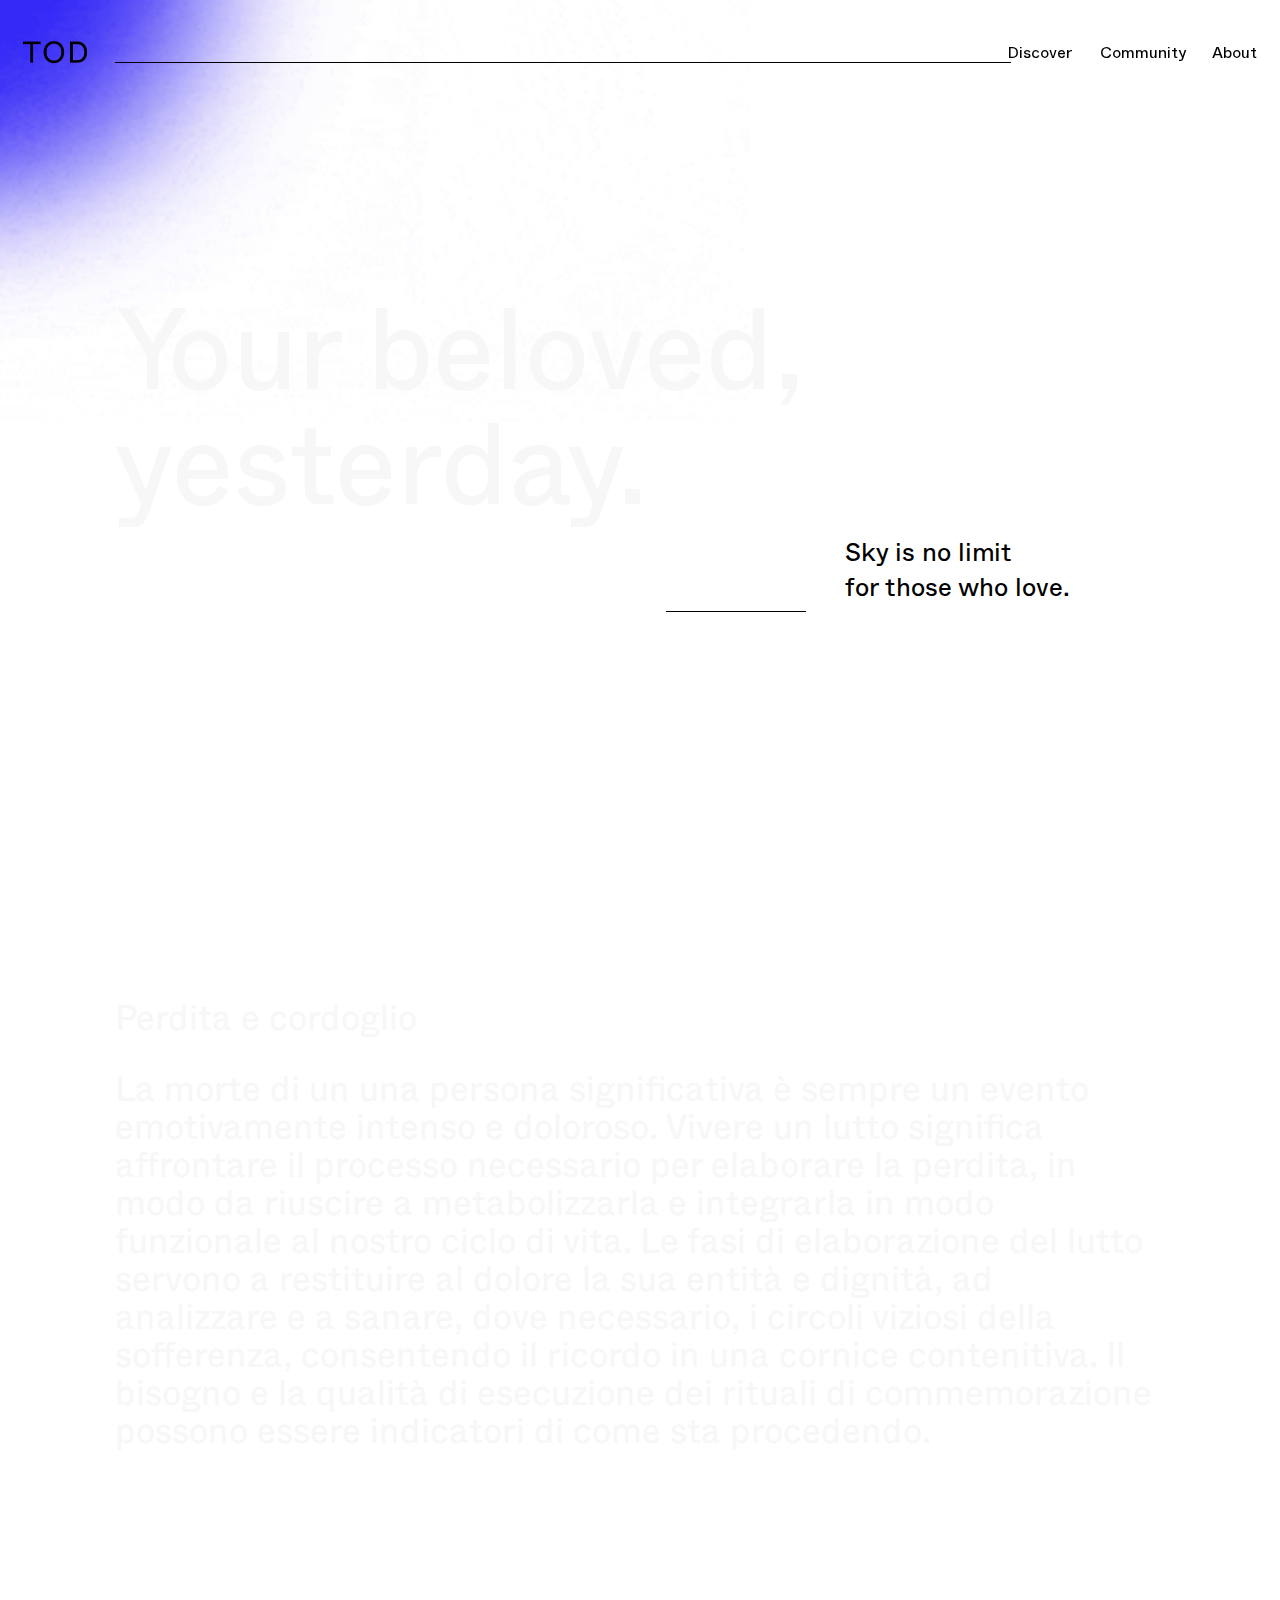
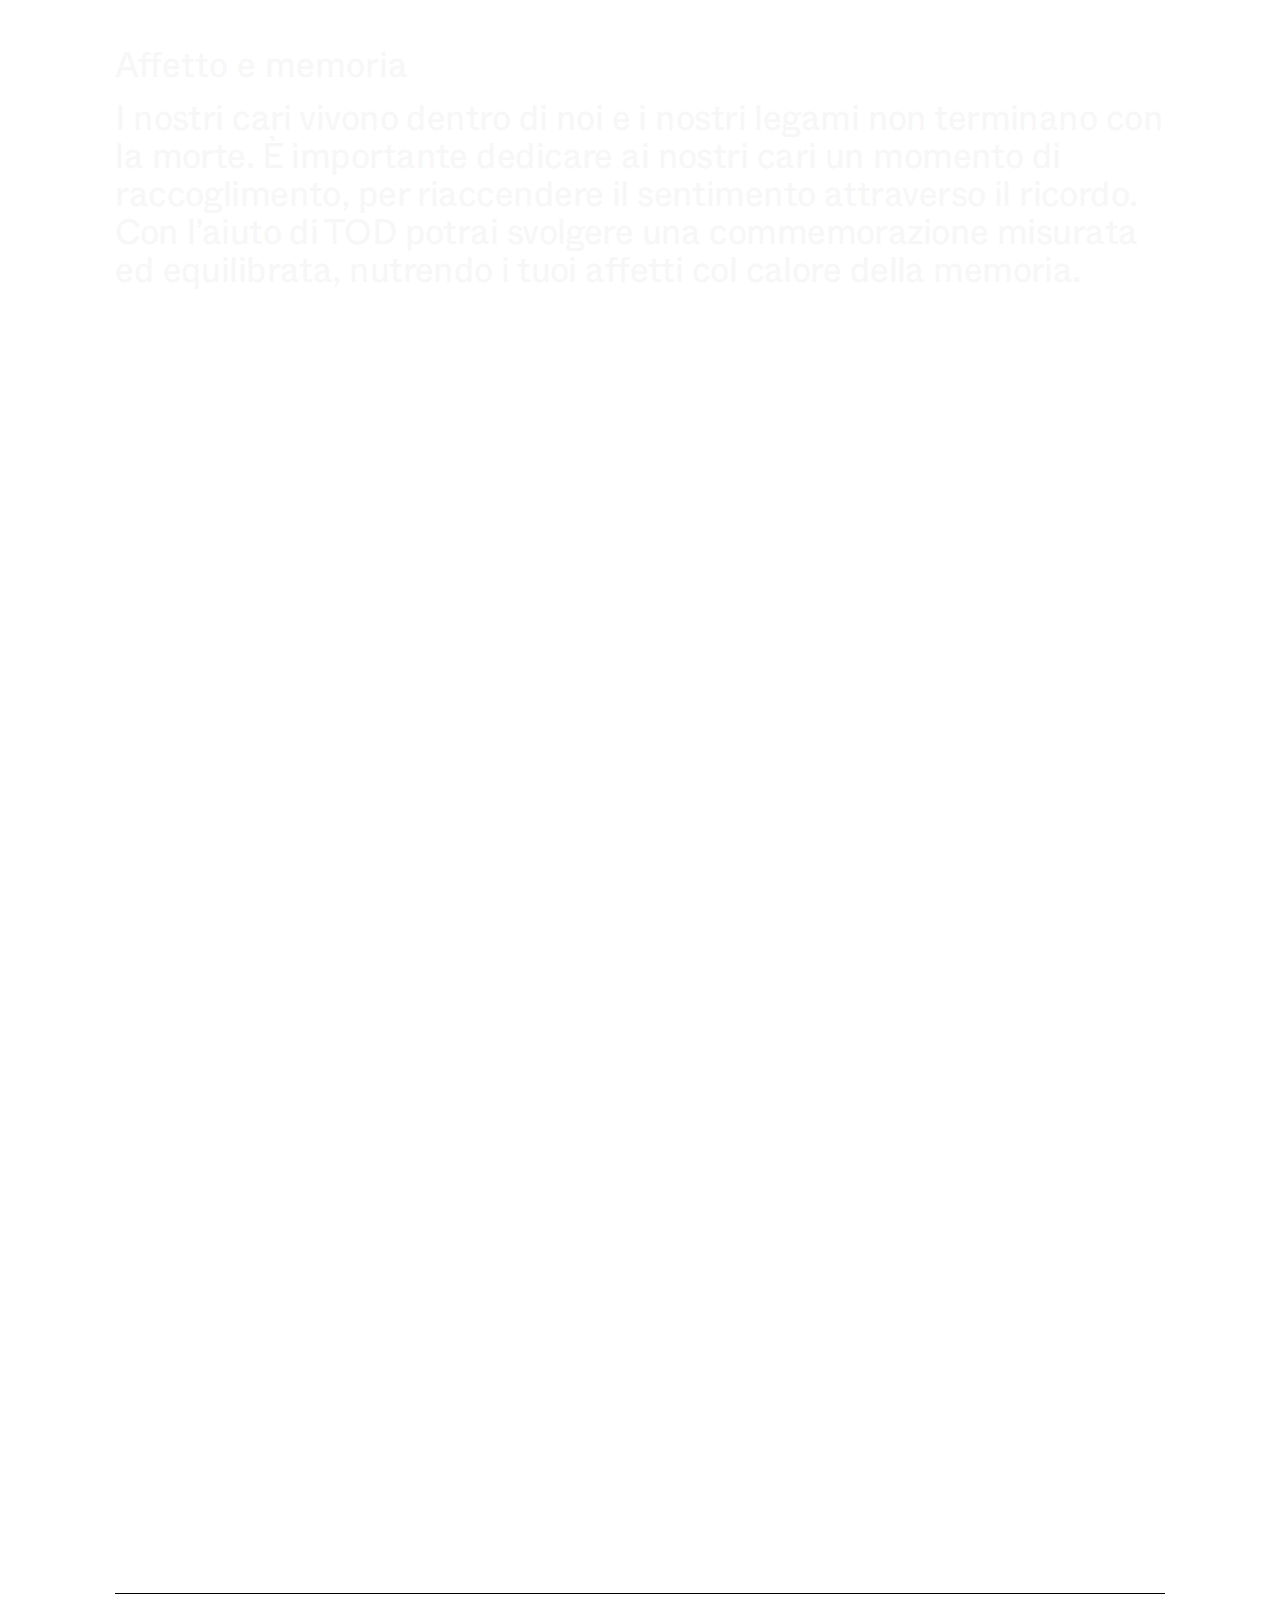
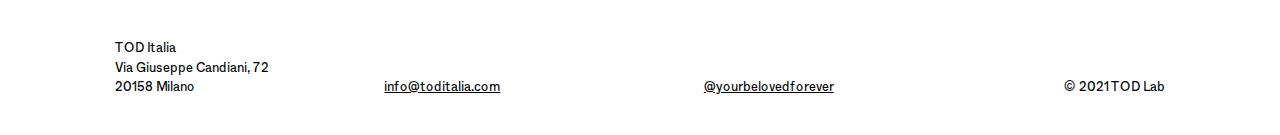
<file: index.html>
<!DOCTYPE html>
<html>
  <head>
    <meta charset="utf-8">

<!-- DESKTOP -->
    <link rel="stylesheet" type="text/css" href="assets/css/home-style.css" media="screen and (min-width: 991px)" data-skrollr-stylesheet />
    <link rel="stylesheet" type="text/css" href="assets/css/common-style.css" media="screen and (min-width: 991px)" data-skrollr-stylesheet />

<!-- MOBILE PORTRAIT -->
    <link rel='stylesheet' type='text/css' href='assets/css/mobile-portrait/home-mp.css' media="screen and (orientation:portrait) and (max-width:991px)">
    <link rel='stylesheet' type='text/css' href='assets/css/mobile-portrait/common-mp.css' media="screen and (orientation:portrait) and (max-width:991px)">

<!-- MOBILE LANDSCAPE -->
    <link rel='stylesheet' type='text/css' href='assets/css/home-style.css' media="screen and (orientation:landscape) and (max-width:991px)" data-skrollr-stylesheet>
    <link rel='stylesheet' type='text/css' href='assets/css/common-style.css' media="screen and (orientation:landscape) and (max-width:991px)" data-skrollr-stylesheet>


    <meta name="viewport" width=device-width, initial-scale=1.0, maximum-scale=1.0, user-scalable=0>


    <script src="assets/js/p5.min.js"></script>
    <script src="assets/js/footer.js"></script>
    <script src="assets/js/home-animated.js"></script>
    <script src="assets/js/home-mobile.js"></script>
    <script src="https://code.jquery.com/jquery-1.11.0.min.js"></script>


    <title>TOD</title>
    <link rel = "icon" href ="assets/img/icon.png" type = "image/x-iscon">
  </head>

<body onload="footerPosition()">

<!-- HEADER -->
<div id = "header">
<a href="index.html"><img src="assets/img/header/logo.png" id="logo" alt="TOD"></a>
<img src="assets/img/header/menu-mobile.png" id="menu-mobile" alt="Menu" onclick="menuMobile()">
<hr id="headerline" style="position: fixed; height: 1px; border-style: none; background-color: black">
</div>

<div id="menu">
<div id="headerbtns">
<a href="index.html" class="headerbtn" id="home-mobile">Home</a>
<a href="discover.html" class="headerbtn" id="discover">Discover</a>
<a href="community.html" class="headerbtn" id="community">Community</a>
<a href="community-mobile.html" class="headerbtn" id="community-mobile">Community</a>
<a href="about.html" class="headerbtn" id="about">About</a>
</div>

<div id="mobile-footer">
<a href="https://www.instagram.com/yourbelovedforever/" id="insta"><img src="assets/img/mobile/insta.png" class="footerlink"></a>
<a href="https://vimeo.com/user132501622" id="vimeo"><img src="assets/img/mobile/vimeo.png" class="footerlink"> </a>
  <div id="foot1" class="foot">TOD Italia, Via Giuseppe Candiani, 72, 20158 Milano</div>
  <div id="foot2" class="foot">© 2021 TOD Lab</div>
</div>
</div>

<!-- CLAIM -->
<div class="claim" id="claim">
  <div id="claim1">Your beloved, <br>yesterday.</div>
  <hr id="claimline" style="position: absolute; height: 1px; border-style: none; background-color: black">
  <div id="claim2"> Sky is no limit<br>for those who love.</div>
</div>

<div id="claim-mobile"> <!-- MOBILE -->
  <div id="claim1-mobile">Your<br>beloved,<br>forever.</div>
  <div id="claim2-mobile">Sky is no limit for those who love.</div>
</div>

<!-- PARAGRAFI -->
<div id ="paragraphs">
<div id="perdita">
<div class="paragraph-title">Perdita e cordoglio</div><br>
<div class="paragraph">La morte di un una persona significativa è sempre un evento emotivamente intenso e doloroso.
Vivere un lutto significa affrontare il processo necessario per elaborare la perdita, in modo da riuscire
a metabolizzarla e integrarla in modo funzionale al nostro ciclo
di vita. Le fasi di elaborazione del lutto servono a restituire al dolore
la sua entità e dignità, ad analizzare e a sanare, dove necessario,
i circoli viziosi della sofferenza, consentendo il ricordo in una cornice
contenitiva. Il bisogno e la qualità di esecuzione dei rituali di commemorazione possono essere indicatori di come sta procedendo. </div>
</div>

<div id="affetto">
<div class="paragraph-title">Affetto e memoria</div>
<div class="paragraph" style="letter-spacing: -0.035rem">I nostri cari vivono dentro di noi e i nostri legami
non terminano con la morte. È importante dedicare
ai nostri cari un momento di raccoglimento,
per riaccendere il sentimento attraverso il ricordo.
Con l’aiuto di TOD potrai svolgere una commemorazione
misurata ed equilibrata, nutrendo i tuoi affetti
col calore della memoria.</div>
</div>
</div>

<img id="mobile-bookmarks" src="assets/img/mobile/home-bookmarks1.png" style="position: fixed; bottom: 7vh; left: 45vw; width: 10vw; opacity: 0.7">


<!-- VIDEO -->
<div id=video>
<iframe id="myVideo" src="https://player.vimeo.com/video/507009021" frameborder="0" allow="autoplay; fullscreen" allowfullscreen></iframe>
</div>

<!-- FOOTER -->
<div id="footer">
<hr id="footerline" style="position: absolute; height: 1px; border-style: none; background-color: black">
<div id="foot1" class="foot">TOD Italia<br>Via Giuseppe Candiani, 72<br>20158 Milano</div>
<div id="foot2" class="foot"><a href="mailto:abc@example.com" class="footerlink">info@toditalia.com</a></div>
<div id="foot3" class="foot"><a href="https://www.instagram.com/yourbelovedforever/" class="footerlink">@yourbelovedforever</a></div>
<div id="foot4" class="foot">© 2021 TOD Lab</div>
</div>

<!-- BLOB -->
<div class="blobdiv" id="blobdiv">
   <img src="assets/img/blob.gif" id="blob">
</div>

<!-- MOBILE BLOB -->
<img src="assets/img/blob.gif" id="blob-mobile">



<!-- SKROLL -->
	<script src="assets/js/skrollr.stylesheets.min.js" type="text/javascript"></script>
  <script type="text/javascript" src="assets/js/skrollr.min.js"></script>
	<script type="text/javascript">
	var s = skrollr.init();
	</script>




<!-- SHOW BLOB MOBILE -->
<script>
// MENU MOBILE
let open = false;

function menuMobile() {

if (open == false) {
    document.getElementById("menu").style.animation = "show-menu 1s 1";
    document.getElementById("menu").style.animationFillMode = "forwards";
    open = true;
}

else if (open == true) {
    document.getElementById("menu").style.animation = "hide-menu 1s 1";
    document.getElementById("menu").style.animationFillMode = "forwards";
    open = false;
}
}

// let first = false;
// let second = false;


// HOME MOBILE
// window.onclick = function homeMobile(event) {
// if (window.innerWidth < window.innerHeight) {
//   if (first==false && second==false) {
//   document.getElementById("claim-mobile").style.display = "none";
//   document.getElementById("perdita").style.display = "block";
//   first = true;
//   second = false;
//   }
//
//   if (first==true && second==false) {
//   document.getElementById("perdita").style.display = "none";
//   document.getElementById("affetto").style.display = "block";
//   first = false;
//   second = true;
//   }
//
//
//   if (second==true && first==false) {
//   document.getElementById("perdita").style.display = "none";
//   document.getElementById("claim-mobile").style.display = "block";
//   first = false;
//   second = false;
//   }
// }
// }

</script>

</body>
</html>
</file>
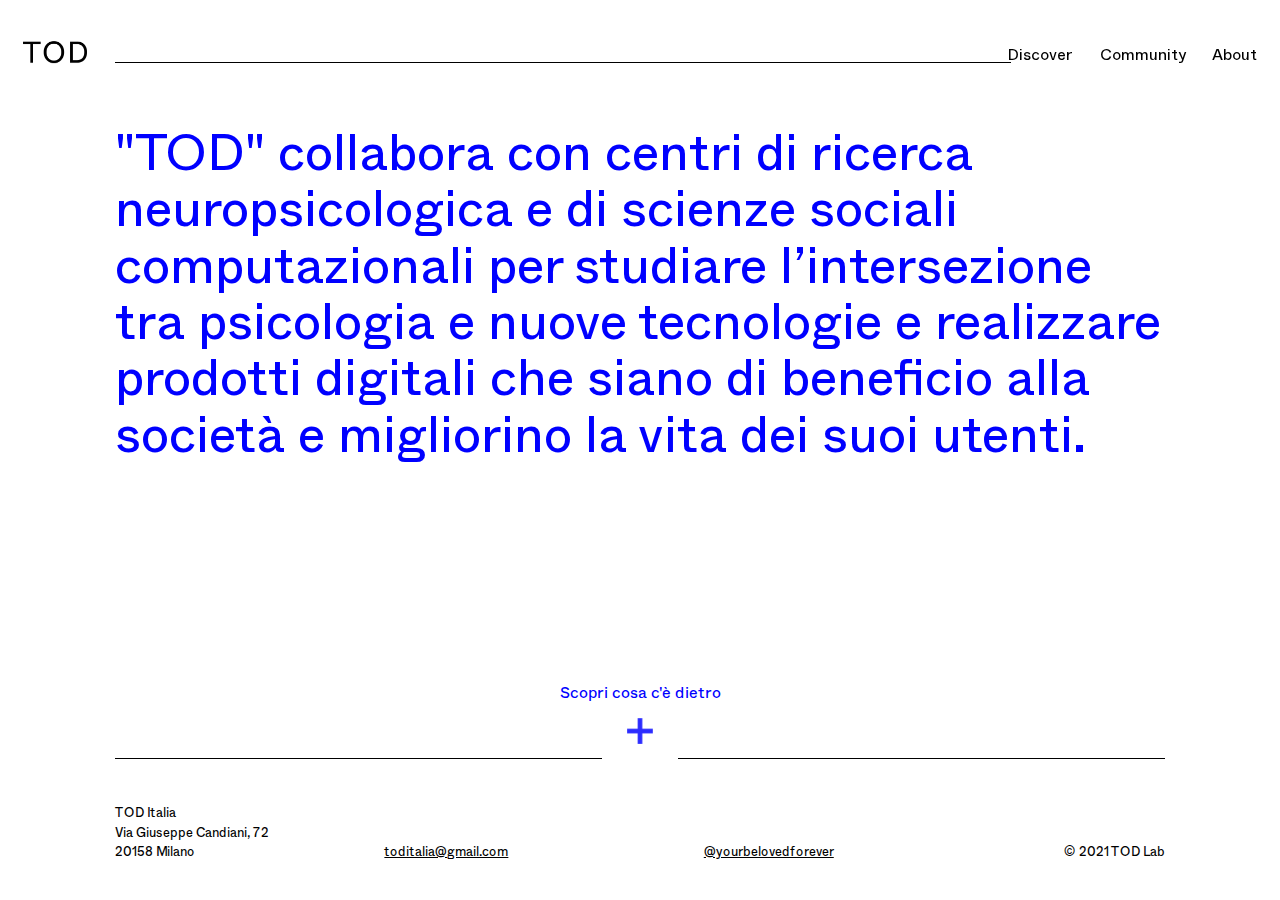
<file: about.html>
<!DOCTYPE html>
<html>
  <head>
    <meta charset="utf-8">
    <!-- DESKTOP -->
        <link  id="style" rel="stylesheet" type="text/css" href="assets/css/about/about1.css" media="screen and (min-width: 991px)" />
        <link rel="stylesheet" type="text/css" href="assets/css/about/about-common.css" media="screen and (min-width: 991px)" />

    <!-- MOBILE PORTRAIT -->
        <link id="style-mobile" rel="stylesheet" type="text/css" href="assets/css/mobile-portrait/about/about1-mp.css" media="screen and (orientation:portrait) and (max-width:991px)">
        <link rel='stylesheet' type='text/css' href='assets/css/mobile-portrait/about/about-common-mp.css' media="screen and (orientation:portrait) and (max-width:991px)">

    <!-- MOBILE LANDSCAPE -->
        <link id="style" rel="stylesheet" type="text/css" href="assets/css/about/about1.css" media="screen and (orientation:landscape) and (max-width:991px)">
        <link rel='stylesheet' type='text/css' href="assets/css/about/about-common.css" media="screen and (orientation:landscape) and (max-width:991px)">



    <meta name="viewport" content="width=device-width, initial-scale=1.0">

    <script src="assets/js/p5.min.js"></script>
    <script src="https://code.jquery.com/jquery-1.11.0.min.js"></script>
    <script src="assets/js/footer2.js"></script>


    <title>TOD: About</title>
    <link rel = "icon" href ="../assets/img/icon.png" type = "image/x-icon">
  </head>

<body>
  <!-- HEADER -->
  <div id = "header">
  <a href="index.html"><img src="assets/img/header/logo.png" id="logo" alt="TOD"></a>
  <img src="assets/img/header/menu-mobile.png" id="menu-mobile" alt="Menu" onclick="menuMobile()">
  <hr id="headerline" style="position: fixed; height: 1px; border-style: none; background-color: black">
  </div>

  <div id="menu">
  <div id="headerbtns">
  <a href="index.html" class="headerbtn" id="home-mobile">Home</a>
  <a href="discover.html" class="headerbtn" id="discover">Discover</a>
  <a href="community.html" class="headerbtn" id="community">Community</a>
  <a href="community-mobile.html" class="headerbtn" id="community-mobile">Community</a>
  <a href="about.html" class="headerbtn" id="about">About</a>
  </div>

  <div id="mobile-footer">
  <a href="https://www.instagram.com/yourbelovedforever/" id="insta"><img src="assets/img/mobile/insta.png" class="footerlink"></a>
  <a href="https://vimeo.com/user132501622" id="vimeo"><img src="assets/img/mobile/vimeo.png" class="footerlink"> </a>
    <div id="foot1" class="foot">TOD Italia, Via Giuseppe Candiani, 72, 20158 Milano</div>
    <div id="foot2" class="foot">© 2021 TOD Lab</div>
  </div>
  </div>

<!-- ABOUT CONTENT -->
<div id="about-text">"TOD" collabora con centri di ricerca neuropsicologica e di scienze sociali computazionali per studiare l’intersezione tra
psicologia e nuove tecnologie e realizzare prodotti digitali che siano di beneficio alla società e migliorino la vita dei suoi utenti.</div>


<!-- CREDITS CONTENT -->
<div id="credits-container">

<div id="credits-text">
  <div id="credits-paragraph">TOD" è un progetto di design speculativo elaborato per il Laboratorio di Sintesi Finale C1 di Design della Comunicazione al Politecnico di Milano.</div>
  <div id="credits-names-block">
    <div class="credits-names" id="studs">TEAM<br>
  <a href="mailto:giovanni.bonassi99@gmail.com" id="studs-links">Giovanni Bonassi</a><br>
  <a href="mailto:martinabracchi.mb@gmail.com" id="studs-links">Martina Bracchi</a><br>
  <a href="mailto:silcasavola@gmail.com" id="studs-links">Silvia Casavola</a><br>
  <a href="mailto:don.ren99@gmail.com" id="studs-links">Donato Renzulli</a><br>
  <a href="mailto:tom.straga@gmail.com" id="studs-links">Tommaso Stragà</a><br>
  <a href="mailto:matteo.visini.99@gmail.com" id="studs-links">Matteo Visini</a>
</div>
<div class="credits-names" id="profs">PROFESSORI<br>Francesco Ermanno Guida<br>Pietro Buffa di Castelalto<br>Alessandro Masserdotti<br>Giacomo Scandolara</div>
<div class="credits-names" id="ass">ASSISTENTI<br>Marcello Jacopo Biffi<br>Alberto Candido<br>Michele Invernizzi<br>Andrea Pronzati<br>Claudia Tranti</div>
<div class="credits-names" id="uni">Politecnico di Milano<br>Design della Comunicazione<br>Lab. di Sintesi finale - C1<br>2020/2021</div>
</div>
</div>

<!-- VIDEO -->
<div id=video>
<iframe id="myVideo" src="https://player.vimeo.com/video/507013409" frameborder="0" allow="autoplay; fullscreen" allowfullscreen></iframe>
</div>


<!-- FOOTER -->
<div id="footer2">
<hr id="footerline" style="position: absolute; height: 1px; border-style: none; background-color: black">
<div id="foot1" class="foot">TOD Italia<br>Via Giuseppe Candiani, 72<br>20158 Milano</div>
<div id="foot2" class="foot"><a href="mailto:abc@example.com" class="footerlink">info@toditalia.com</a></div>
<div id="foot3" class="foot"><a href="https://www.instagram.com/yourbelovedforever/" class="footerlink">@yourbelovedforever</a></div>
<div id="foot4" class="foot">© 2021 TOD Lab</div>
</div>
</div>

<div id="footer">
<hr id="footerline1" style="position: absolute; height: 1px; border-style: none; background-color: black">
<hr id="footerline2" style="position: absolute; height: 1px; border-style: none; background-color: black">
<div id="foot1" class="foot">TOD Italia<br>Via Giuseppe Candiani, 72<br>20158 Milano</div>
<div id="foot2" class="foot"><a href="mailto:abc@example.com" class="footerlink">toditalia@gmail.com</a></div>
<div id="foot3" class="foot"><a href="https://www.instagram.com/yourbelovedforever/" class="footerlink">@yourbelovedforever</a></div>
<div id="foot4" class="foot">© 2021 TOD Lab</div>
</div>


<!-- VIDEO -->
<div id=video2>
<iframe id="myVideo2" src="https://player.vimeo.com/video/507009021" frameborder="0" allow="autoplay; fullscreen" allowfullscreen></iframe>
</div>

<!-- SHOW CREDITS BTN -->
<div id="show-credits">
<div id="show-credits-text">Scopri cosa c'è dietro</div>
<img id="show-credits-btn" src="assets/img/about/plus-blue.png" onclick="showCredits()">
</div>

<script>

let unveil = false;

function showCredits() {
  if (unveil == false) {
  document.getElementById('style').setAttribute('href', 'assets/css/about/about2.css');
  document.getElementById('style-mobile').setAttribute('href', 'assets/css/mobile-portrait/about/about2-mp.css');
      document.getElementById("show-credits-btn").style.animation = "plusAnimation2 1s 1";
      document.getElementById("show-credits-btn").style.animationFillMode = "forwards";
      document.getElementById("show-credits-text").style.animationPlayState = "running";
      document.getElementById("credits-container").style.animation = "credits-container-appear 1s 1";
      document.getElementById("myVideo2").src = "https://player.vimeo.com/video/507013409";

      unveil = true;
      console.log("bella")
    }
  else {
    document.getElementById('style').setAttribute('href', 'assets/css/about/about1.css');
    document.getElementById('style-mobile').setAttribute('href', 'assets/css/mobile-portrait/about/about1-mp.css');
    document.getElementById("show-credits-btn").style.animation = "plusAnimation3 1s 1";
    document.getElementById("credits-container").style.opacity = "1";
    document.getElementById("credits-container").style.animation = "credits-container-disappear 1s 1";
    document.getElementById("credits-container").style.animationFillMode = "forwards";
    document.getElementById("myVideo2").src = "https://player.vimeo.com/video/507009021";

    unveil = false;
    console.log("bella")
  }
}

  // MENU MOBILE
  let open = false;

  function menuMobile() {

  if (open == false) {
      document.getElementById("menu").style.animation = "show-menu 1s 1";
      document.getElementById("menu").style.animationFillMode = "forwards";
      open = true;
      //
      // if (window.innerWidth < window.innerHeight) {
      //     document.getElementById("show-credits").style.animation = "show-menu 1s 1";
      //     document.getElementById("show-credits").style.animationFillMode = "forwards";
      // }
  }

  else if (open == true) {
      document.getElementById("menu").style.animation = "hide-menu 1s 1";
      document.getElementById("menu").style.animationFillMode = "forwards";
      open = false;
  }
  }


</script>


</body>
</html>
</file>
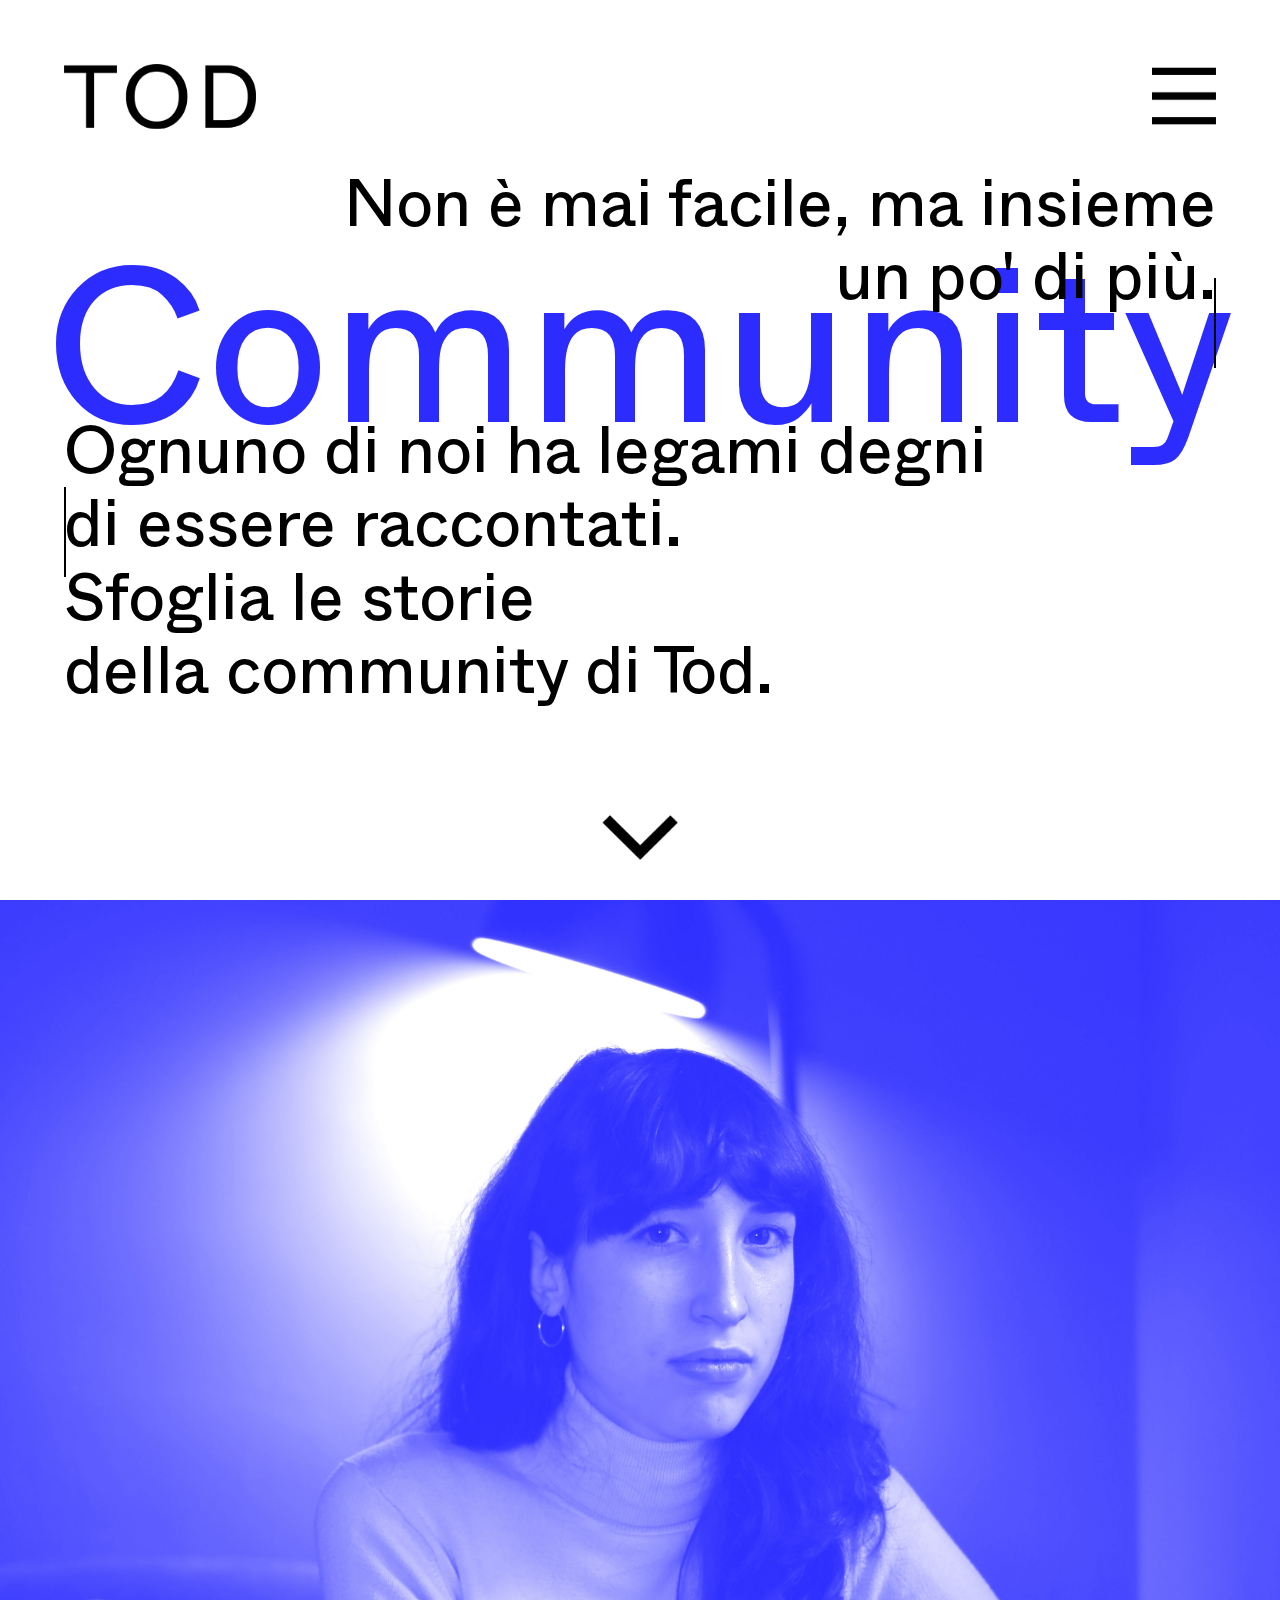
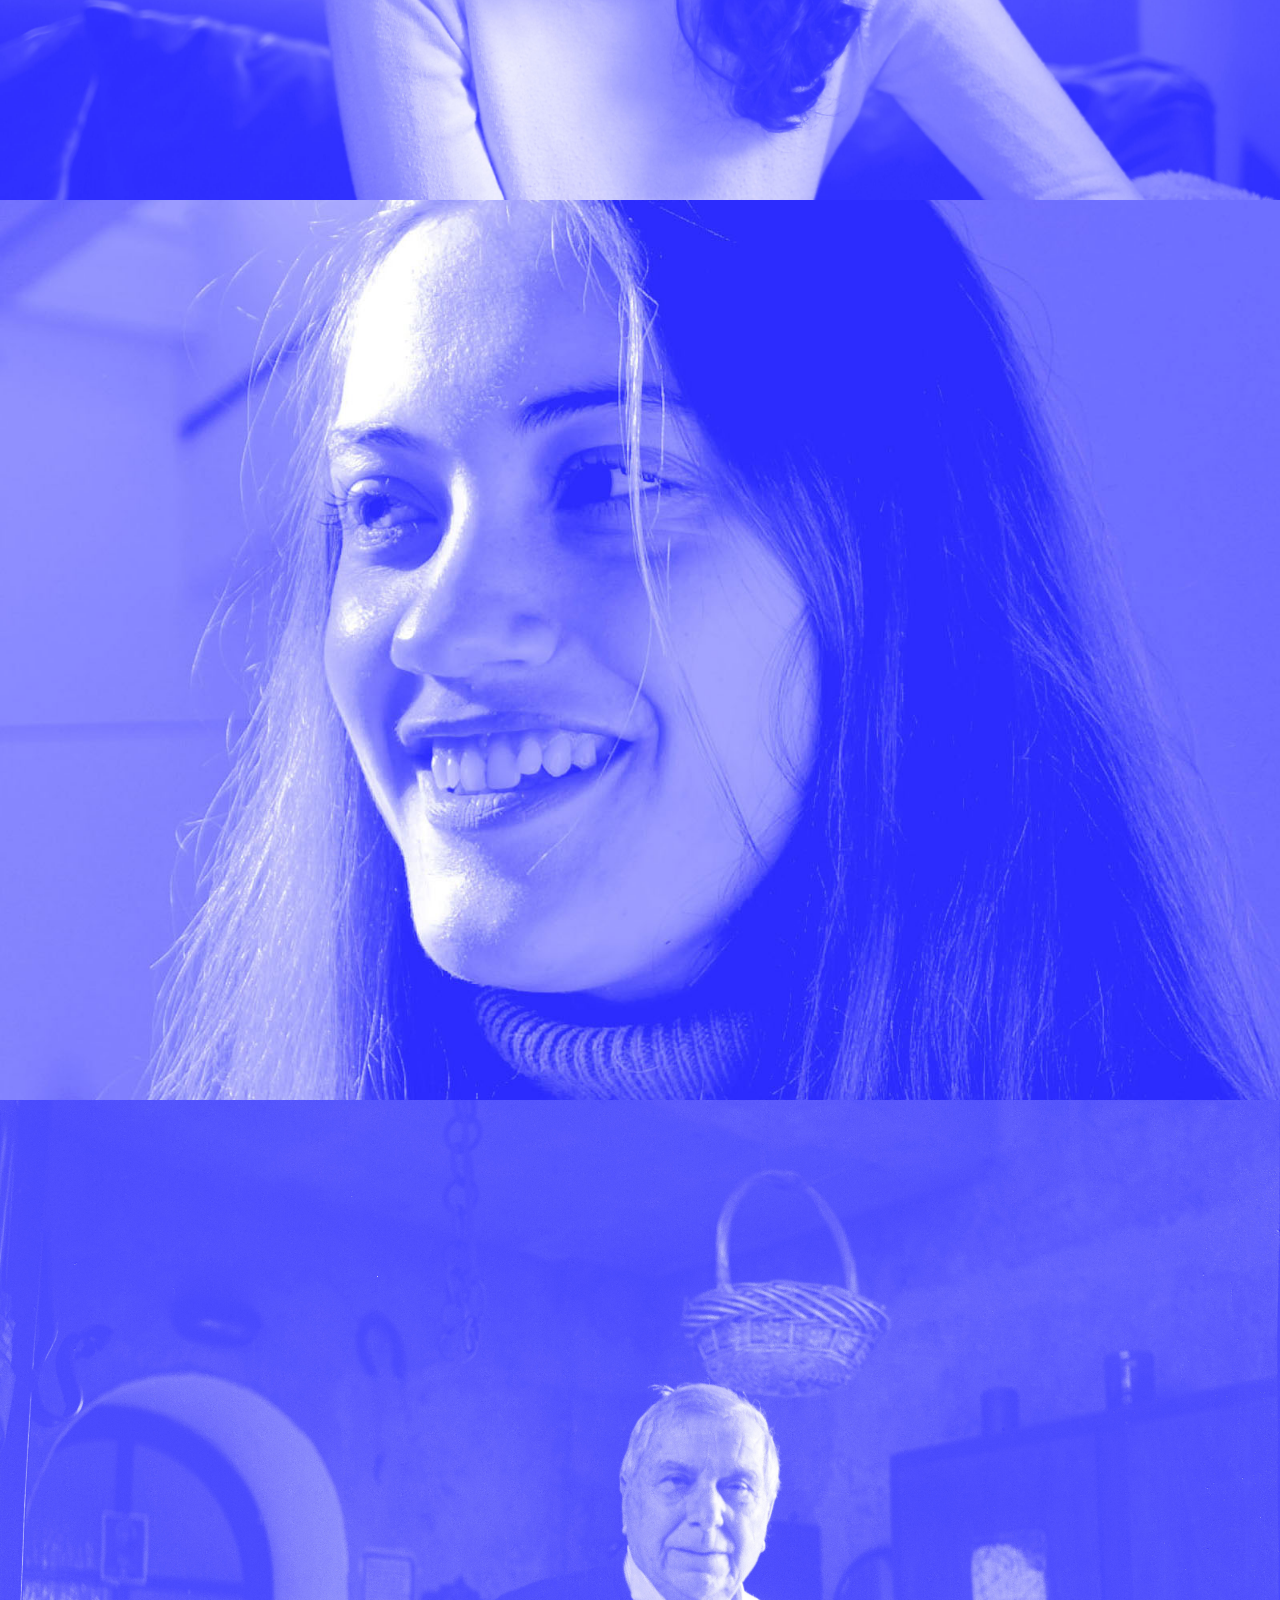
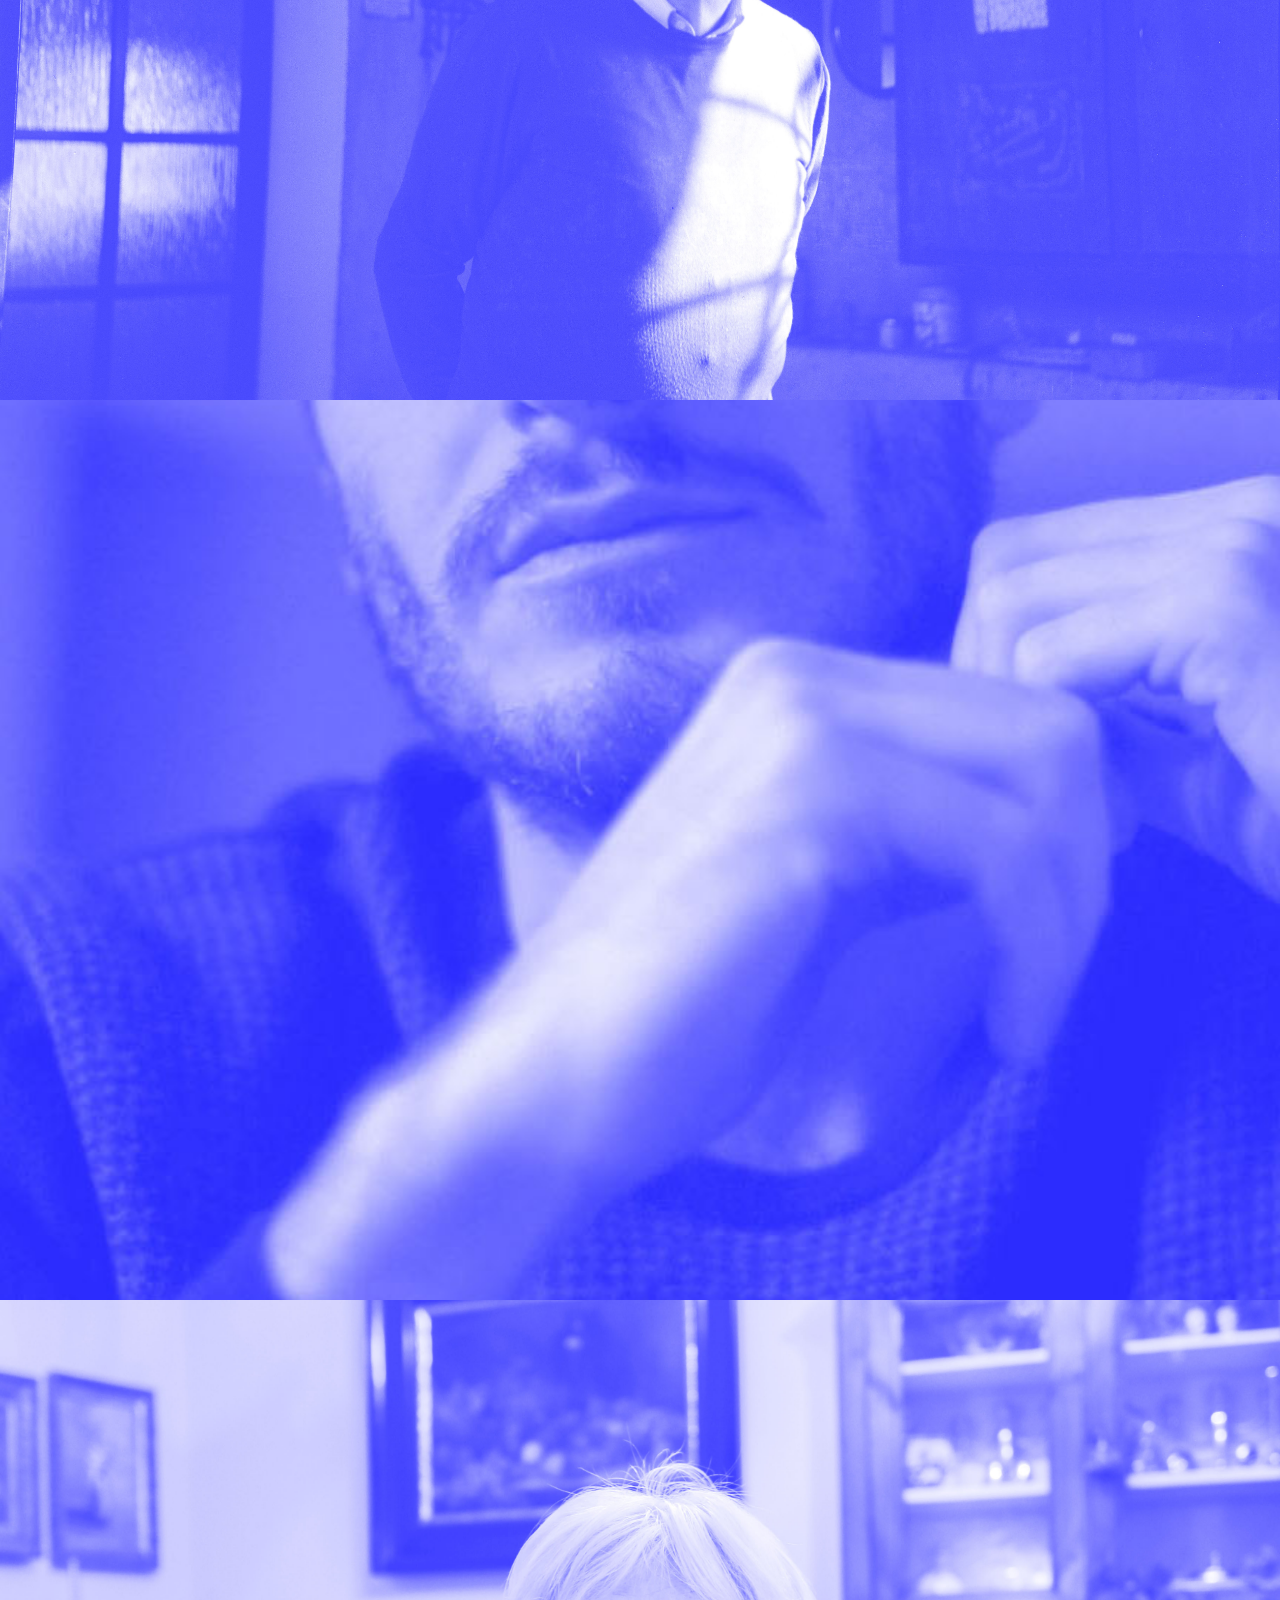
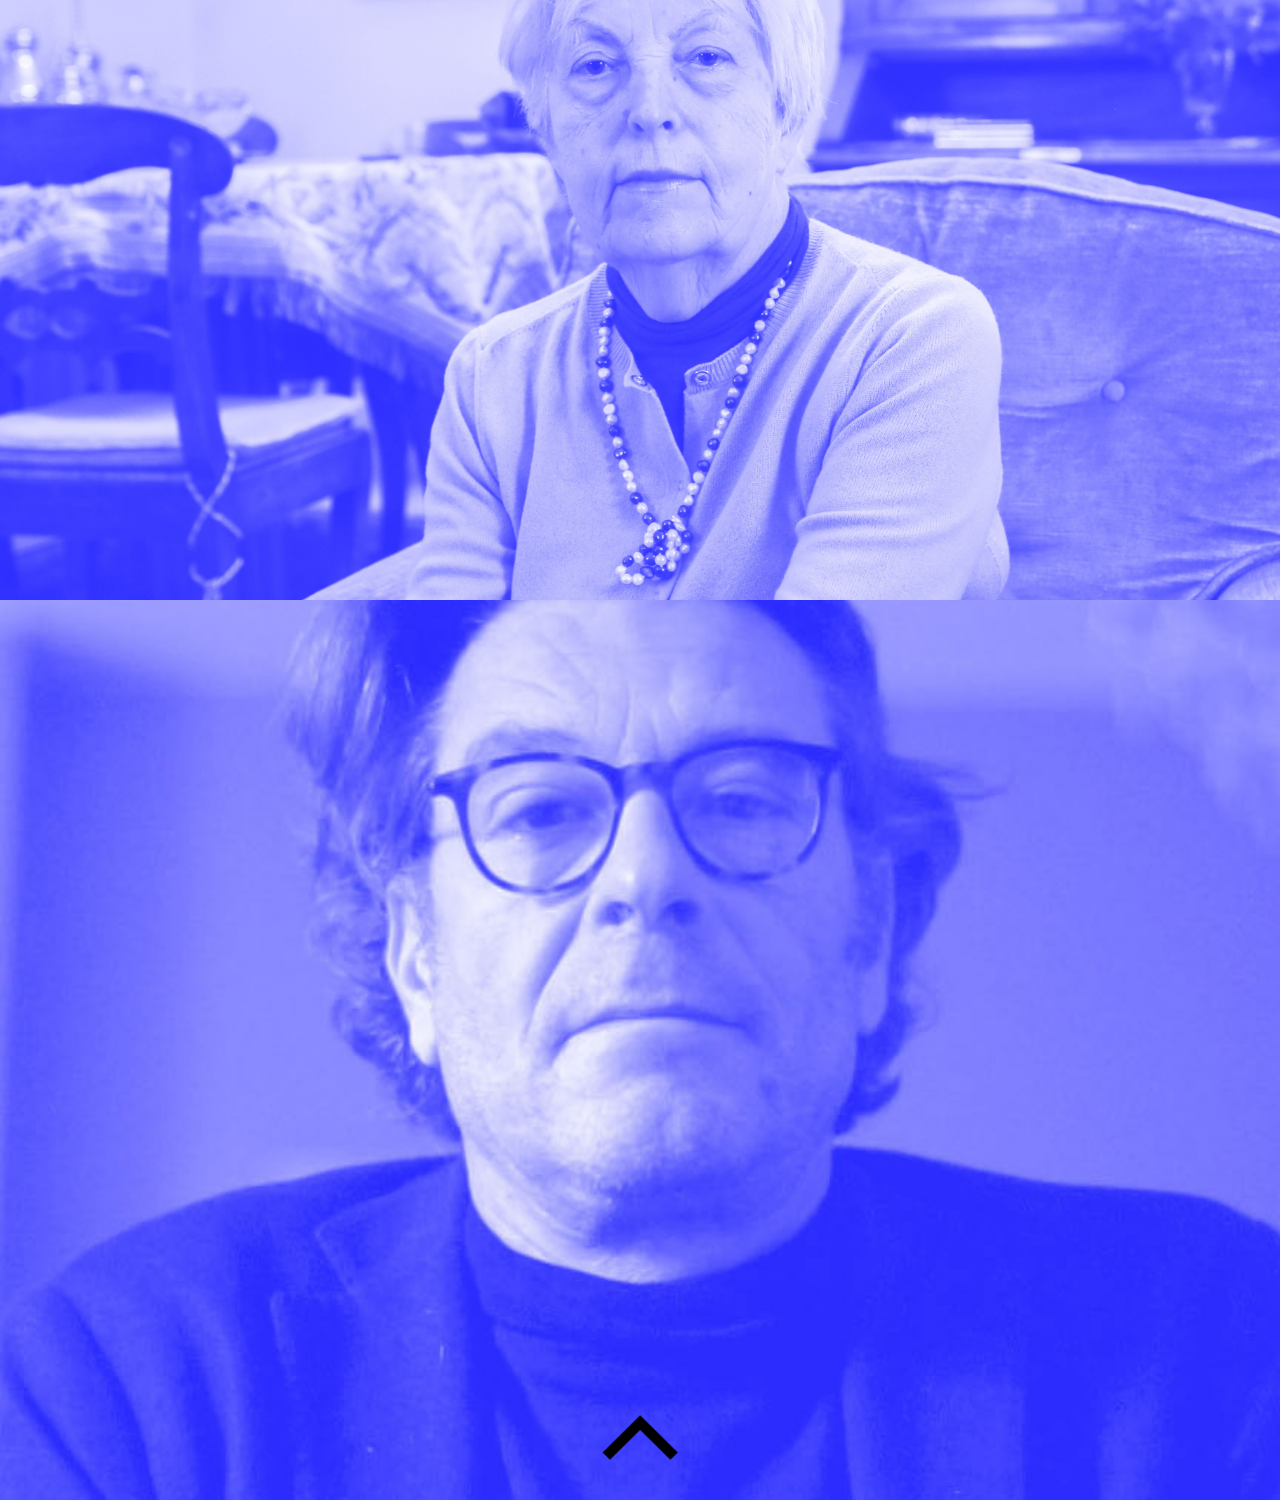
<file: community-mobile.html>
<!DOCTYPE html>
<html>
  <head>
    <meta charset="utf-8">

    <link rel="stylesheet" type="text/css" href="assets/css/mobile-portrait/community-mp.css" />
    <link rel="stylesheet" type="text/css" href="assets/css/mobile-portrait/common-mp.css" />

    <meta name="viewport" width=device-width, initial-scale=1.0, maximum-scale=1.0, user-scalable=0>


    <!-- <script src="assets/js/p5.min.js"></script>
    <script src="assets/js/footer.js"></script>
    <script src="assets/js/home-animated.js"></script> -->
    <script src="assets/js/mobile/about-mobile.js"></script>
    <script src="https://code.jquery.com/jquery-1.11.0.min.js"></script>


    <title>TOD: Community</title>
    <link rel = "icon" href ="assets/img/icon.png" type = "image/x-iscon">
  </head>

<!-- <body onload="footerPosition()"> -->
<body>

<!-- HEADER -->
<div id = "header">
<a href="index.html"><img src="assets/img/header/logo.png" id="logo" alt="TOD"></a>
<img src="assets/img/header/menu-mobile.png" id="menu-mobile" alt="Menu" onclick="menuMobile()">
</div>

<div id="menu">
<div id="headerbtns">
<a href="index.html" class="headerbtn" id="home-mobile">Home</a>
<a href="discover.html" class="headerbtn" id="discover">Discover</a>
<a href="community.html" class="headerbtn" id="community">Community</a>
<a href="community-mobile.html" class="headerbtn" id="community-mobile">Community</a>
<a href="about.html" class="headerbtn" id="about">About</a>
</div>

<div id="mobile-footer">
<a href="https://www.instagram.com/yourbelovedforever/" id="insta"><img src="assets/img/mobile/insta.png" class="footerlink"></a>
<a href="https://vimeo.com/user132501622" id="vimeo"><img src="assets/img/mobile/vimeo.png" class="footerlink"> </a>
  <div id="foot1" class="foot">TOD Italia, Via Giuseppe Candiani, 72, 20158 Milano</div>
  <div id="foot2" class="foot">© 2021 TOD Lab</div>
</div>
</div>

<div id="intro">
<div id="title">Community</div>
<div id="subtitle1" class="subtitle">Non è mai facile, ma insieme<br>un po' di più.</div>
<div id="subtitle2" class="subtitle">Ognuno di noi ha legami degni<br>di essere raccontati.<br>Sfoglia le storie<br>della community di Tod.</div>
<hr id="introline1" class="introline" style="position: absolute; width: 2px; border-style: none; background-color: black">
<hr id="introline2" class="introline" style="position: absolute; width: 2px; border-style: none; background-color: black">

<a href="#container1" class="scroll"><img class="scroll-img" src="assets/img/mobile/scroll-down.png"></a>
</div>



<div id="container1" class="section">
  <img id="member1" class="member-pic" src="assets/img/mobile/1.jpg">
  <div class="member-text-container">
  <div class="member-text-overlay"></div>

    <div class="member-text-block">
  <div class="member-id">Silvia, 22 anni,<br>Milano</div><br>
    <div class="member-text">Mi piace pensare che tu in qualche modo mi stai sentendo. Come stai? In fondo mi dico, chissà, visto che nulla è certo è tutto anche possibile.</div>
</div>
</div>
</div>

</div>


<div id="container2" class="section">
  <img id="member2" class="member-pic" src="assets/img/mobile/2.jpg">
  <div class="member-text-container">
  <div class="member-text-overlay"></div>

  <div class="member-text-block">
  <div class="member-id">Sara, 21 anni,<br>Bari</div><br>
  <div class="member-text">Il Covid non ti permette di avere quella solidarietà e comunità che dovrebbe esserci in una famiglia quando succede una cosa così drammatica, non ti permette di fare i funerali, non ti permette di vedere una persona per l'ultima volta.</div>
  </div>
</div>
</div>


<div id="container3" class="section">
  <img id="member3" class="member-pic" src="assets/img/mobile/3.jpg">

  <div class="member-text-container">
  <div class="member-text-overlay"></div>

  <div class="member-text-block">
  <div class="member-id">Guido, 84 anni,<br>Urbino</div><br>
  <div class="member-text">Per Lei nessuna cosa era troppo. L’ho sempre pensato, così come penso che l’unica vera fortuna della mia vita sia stato incontrare Lei e poterci vivere assieme.</div>
  </div>
</div>
</div>


<div id="container4" class="section">
  <img id="member4" class="member-pic" src="assets/img/mobile/4.jpg">
  <div class="member-text-container">
  <div class="member-text-overlay"></div>

    <div class="member-text-block">
  <div class="member-id">Nicolò, 24 anni, Brescia</div><br>
    <div class="member-text">Ti vorrei qui come tre anni fa, con quegli occhi dolci e rassicuranti, con quella tua energia bella e pulita. Sei sempre dentro di me.</div>
  </div>
</div>
</div>


<div id="container5" class="section">
  <img id="member5" class="member-pic" src="assets/img/mobile/5.jpg">
<div class="member-text-container">
  <div class="member-text-overlay"></div>

    <div class="member-text-block">
  <div class="member-id">Annalisa, 81 anni, Assisi</div><br>
    <div class="member-text">Il dolore per la perdita, con il tempo, si è trasformato e non è più dolore, ma fonte di ricchezza interiore. da cui traggo forza. Mio marito è sempre vivo in me, è parte di me, ma non mi appartiene.</div>
  </div>
</div>
</div>


<div id="container6" class="section">
  <img id="member6" class="member-pic" src="assets/img/mobile/6.jpg">
  <div class="member-text-container" style="display: none">
  <div class="member-text-overlay"></div>

<div class="member-text-block">
  <div class="member-id">Orazio, 56 anni,<br>Brescia</div>
    <div class="member-text">Grazie di tutto, della tua presenza, del tuo amore. Io credo che nessuno mi abbia potuto amare più di quanto mi hai amato tu. Ciao amore, arrivederci.</div>
  </div>
</div>

  <a href="#intro" class="scroll"><img class="scroll-img" src="assets/img/mobile/scroll-up.png"></a>
</div>




<script>

// MENU
let open = false;

function menuMobile() {

if (open == false) {
    document.getElementById("menu").style.animation = "show-menu 1s 1";
    document.getElementById("menu").style.animationFillMode = "forwards";
    open = true;
}

else if (open == true) {
    document.getElementById("menu").style.animation = "hide-menu 1s 1";
    document.getElementById("menu").style.animationFillMode = "forwards";
    open = false;
}
}

// OPEN PHOTO
const section = document.querySelectorAll(".section");
const text = document.querySelectorAll(".member-text-container");
let displaytext0 = false;
let displaytext1 = false;
let displaytext2 = false;
let displaytext3 = false;
let displaytext4 = false;
let displaytext5 = false;

// 0
section[0].addEventListener("click", function(){
if (displaytext0 == false) {
text[0].style.animation = "show-member-text 1s 1";
text[0].style.animationFillMode = "forwards";
displaytext0=true;
}

else if (displaytext0 == true) {
text[0].style.animation = "hide-member-text 1s 1";
text[0].style.animationFillMode = "forwards";
displaytext0 = false;
}
});


// 1
section[1].addEventListener("click", function(){
if (displaytext1 == false) {
text[1].style.animation = "show-member-text 1s 1";
text[1].style.animationFillMode = "forwards";
displaytext1=true;
}

else if (displaytext1 == true) {
text[1].style.animation = "hide-member-text 1s 1";
text[1].style.animationFillMode = "forwards";
displaytext1 = false;
}
});


// 2
section[2].addEventListener("click", function(){
if (displaytext2 == false) {
text[2].style.animation = "show-member-text 1s 1";
text[2].style.animationFillMode = "forwards";
displaytext2=true;
}

else if (displaytext2 == true) {
text[2].style.animation = "hide-member-text 1s 1";
text[2].style.animationFillMode = "forwards";
displaytext2 = false;
}
});

// 3
section[3].addEventListener("click", function(){
if (displaytext3 == false) {
text[3].style.animation = "show-member-text 1s 1";
text[3].style.animationFillMode = "forwards";
displaytext3=true;
}

else if (displaytext3 == true) {
text[3].style.animation = "hide-member-text 1s 1";
text[3].style.animationFillMode = "forwards";
displaytext3 = false;
}
});

// 4
section[4].addEventListener("click", function(){
if (displaytext4 == false) {
text[4].style.animation = "show-member-text 1s 1";
text[4].style.animationFillMode = "forwards";
displaytext4=true;
}

else if (displaytext4 == true) {
text[4].style.animation = "hide-member-text 1s 1";
text[4].style.animationFillMode = "forwards";
displaytext4 = false;
}
});

// 5
section[5].addEventListener("click", function(){
if (displaytext5 == false) {
text[5].style.animation = "show-member-text 1s 1";
text[5].style.animationFillMode = "forwards";
displaytext5=true;

section[5].style.maxHeight = "";
text[5].style.display = "block";
}

else if (displaytext5 == true) {
text[5].style.animation = "hide-member-text 1s 1";
text[5].style.animationFillMode = "forwards";
displaytext5 = false;

text[5].style.display = "none";
}
});


</script>

</body>
</html>
</file>
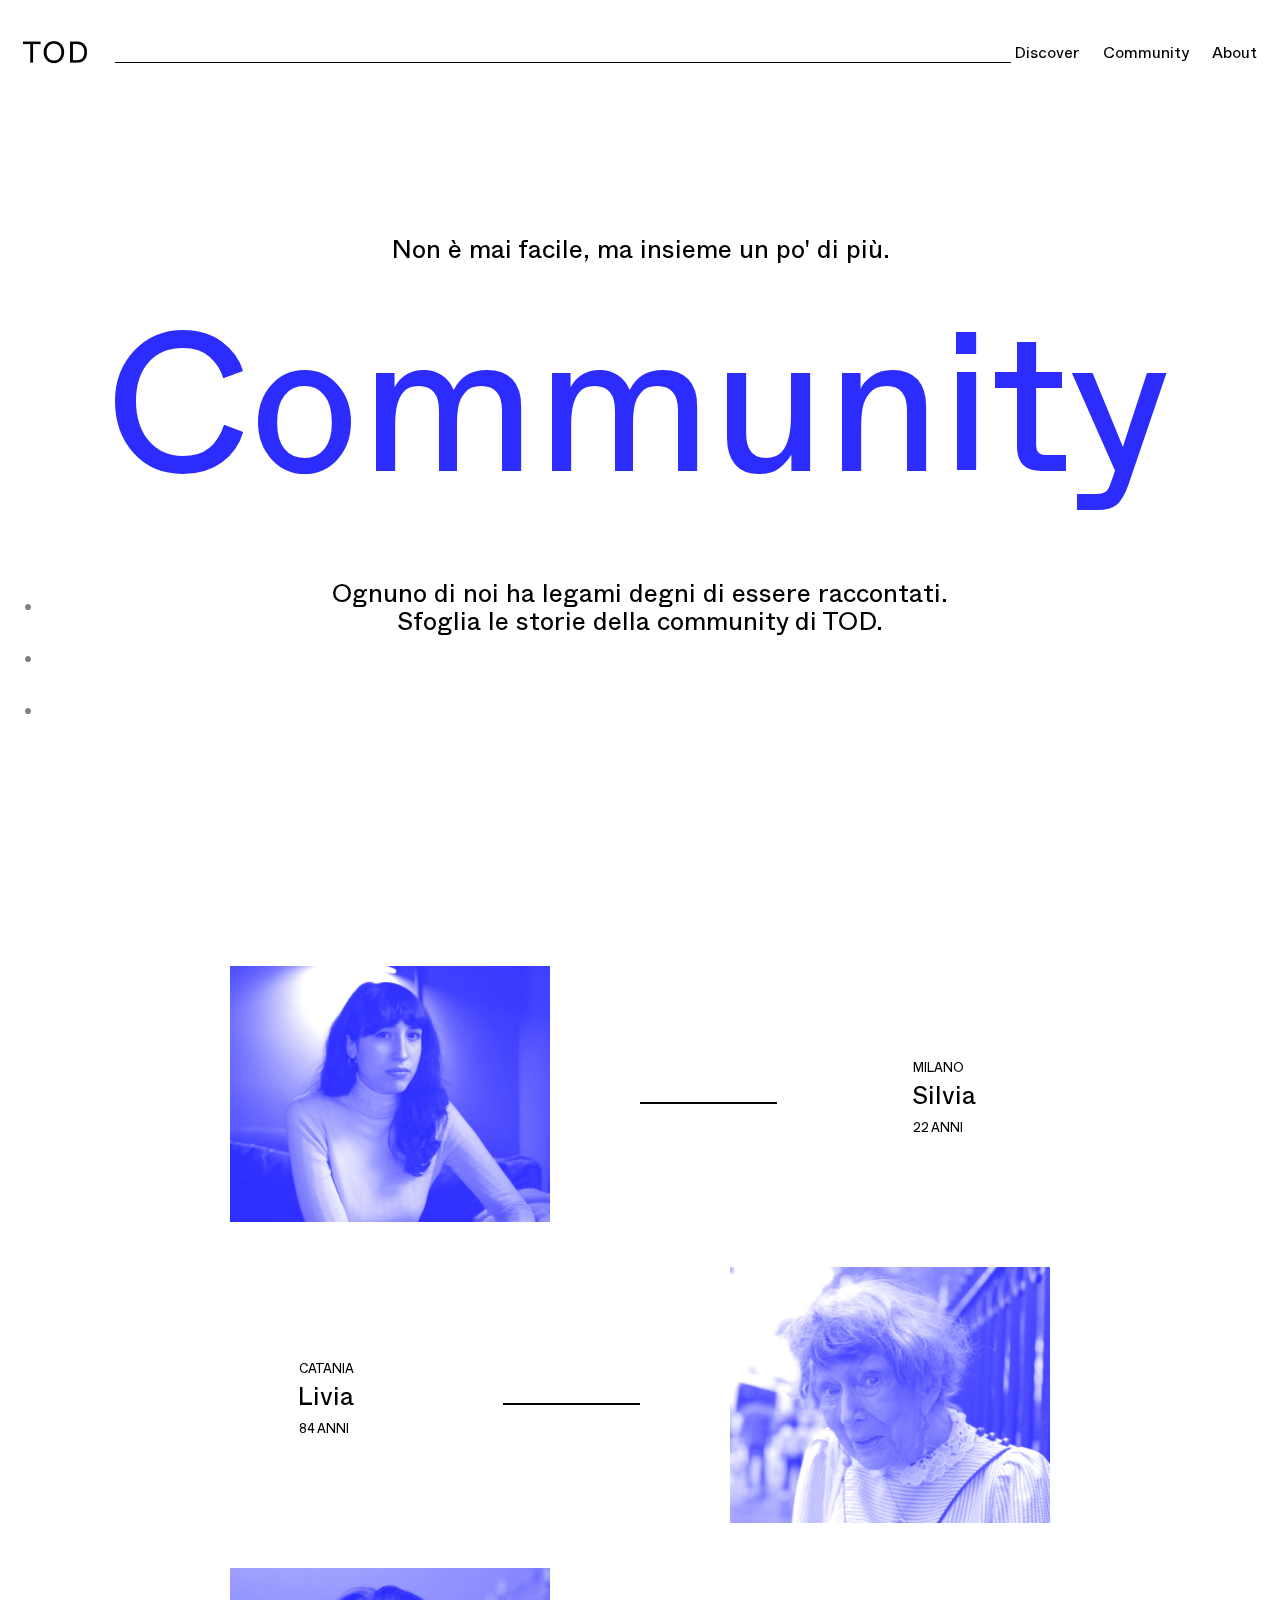
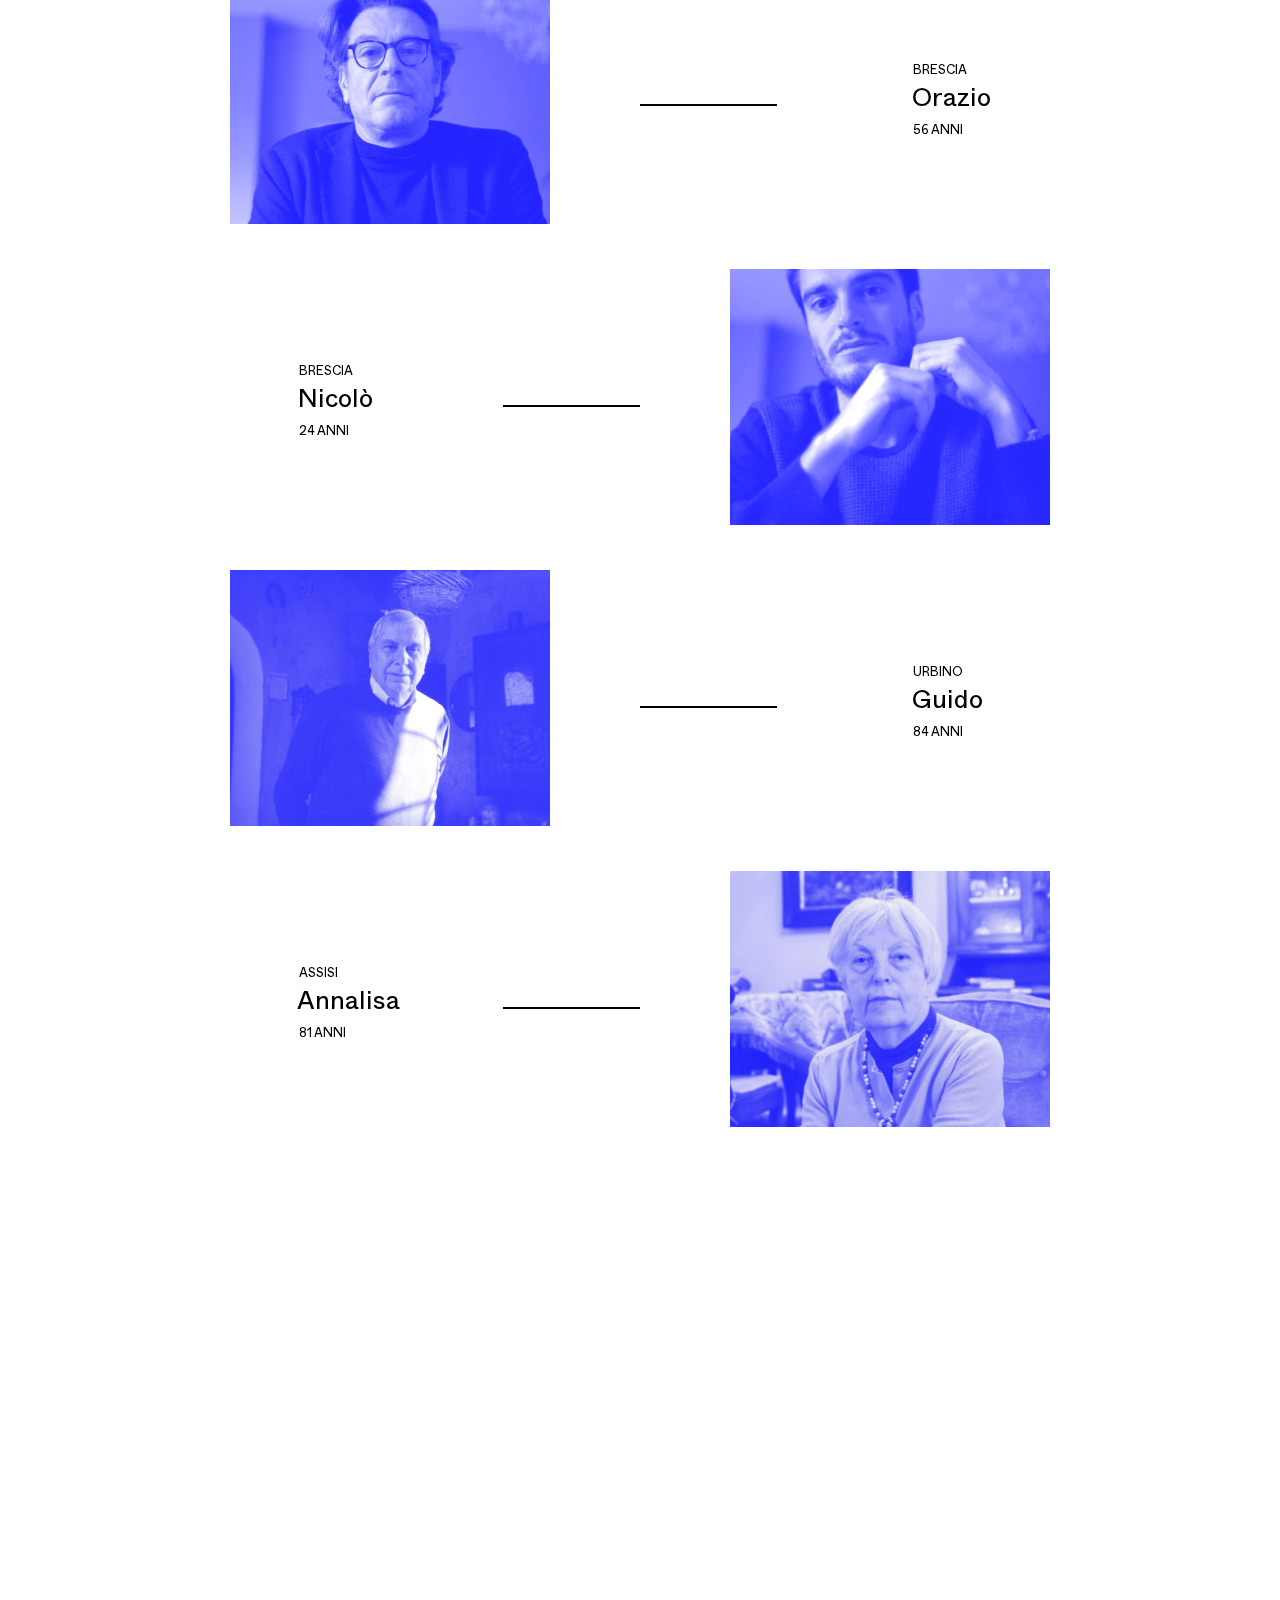
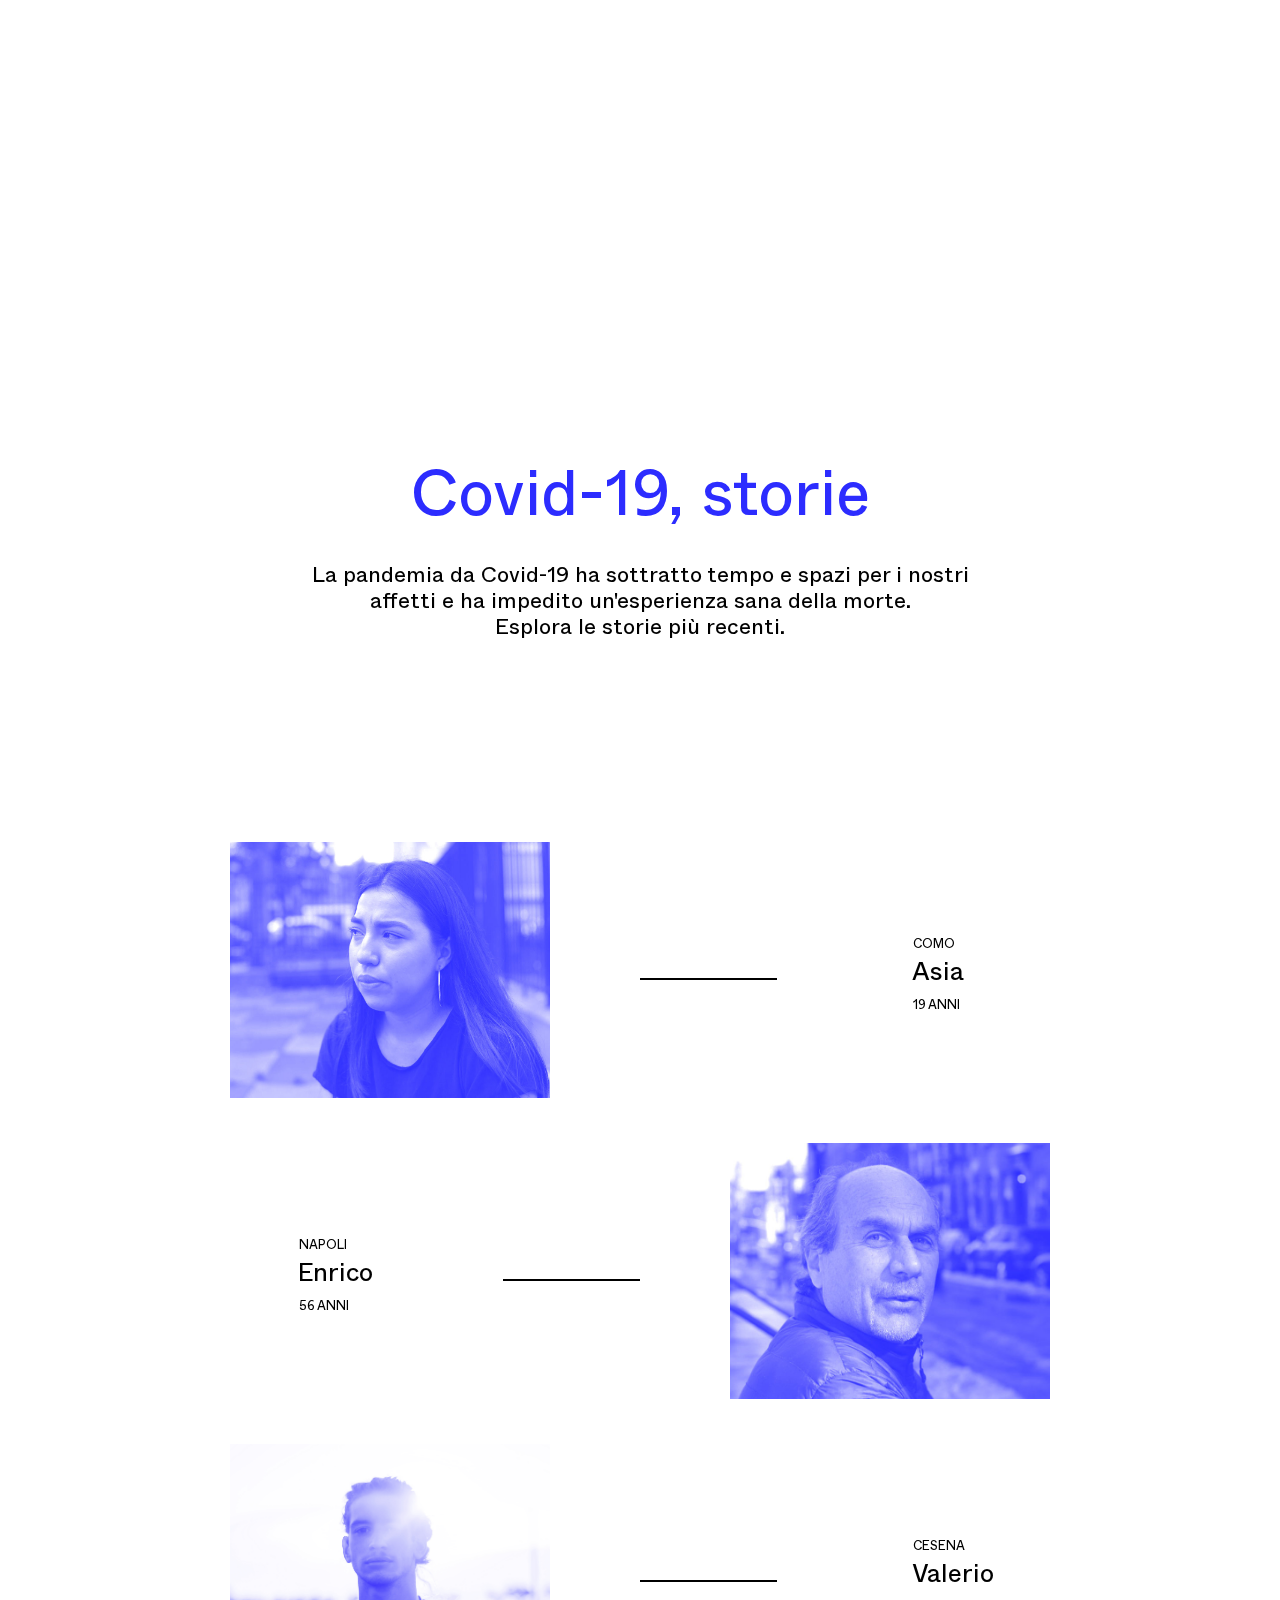
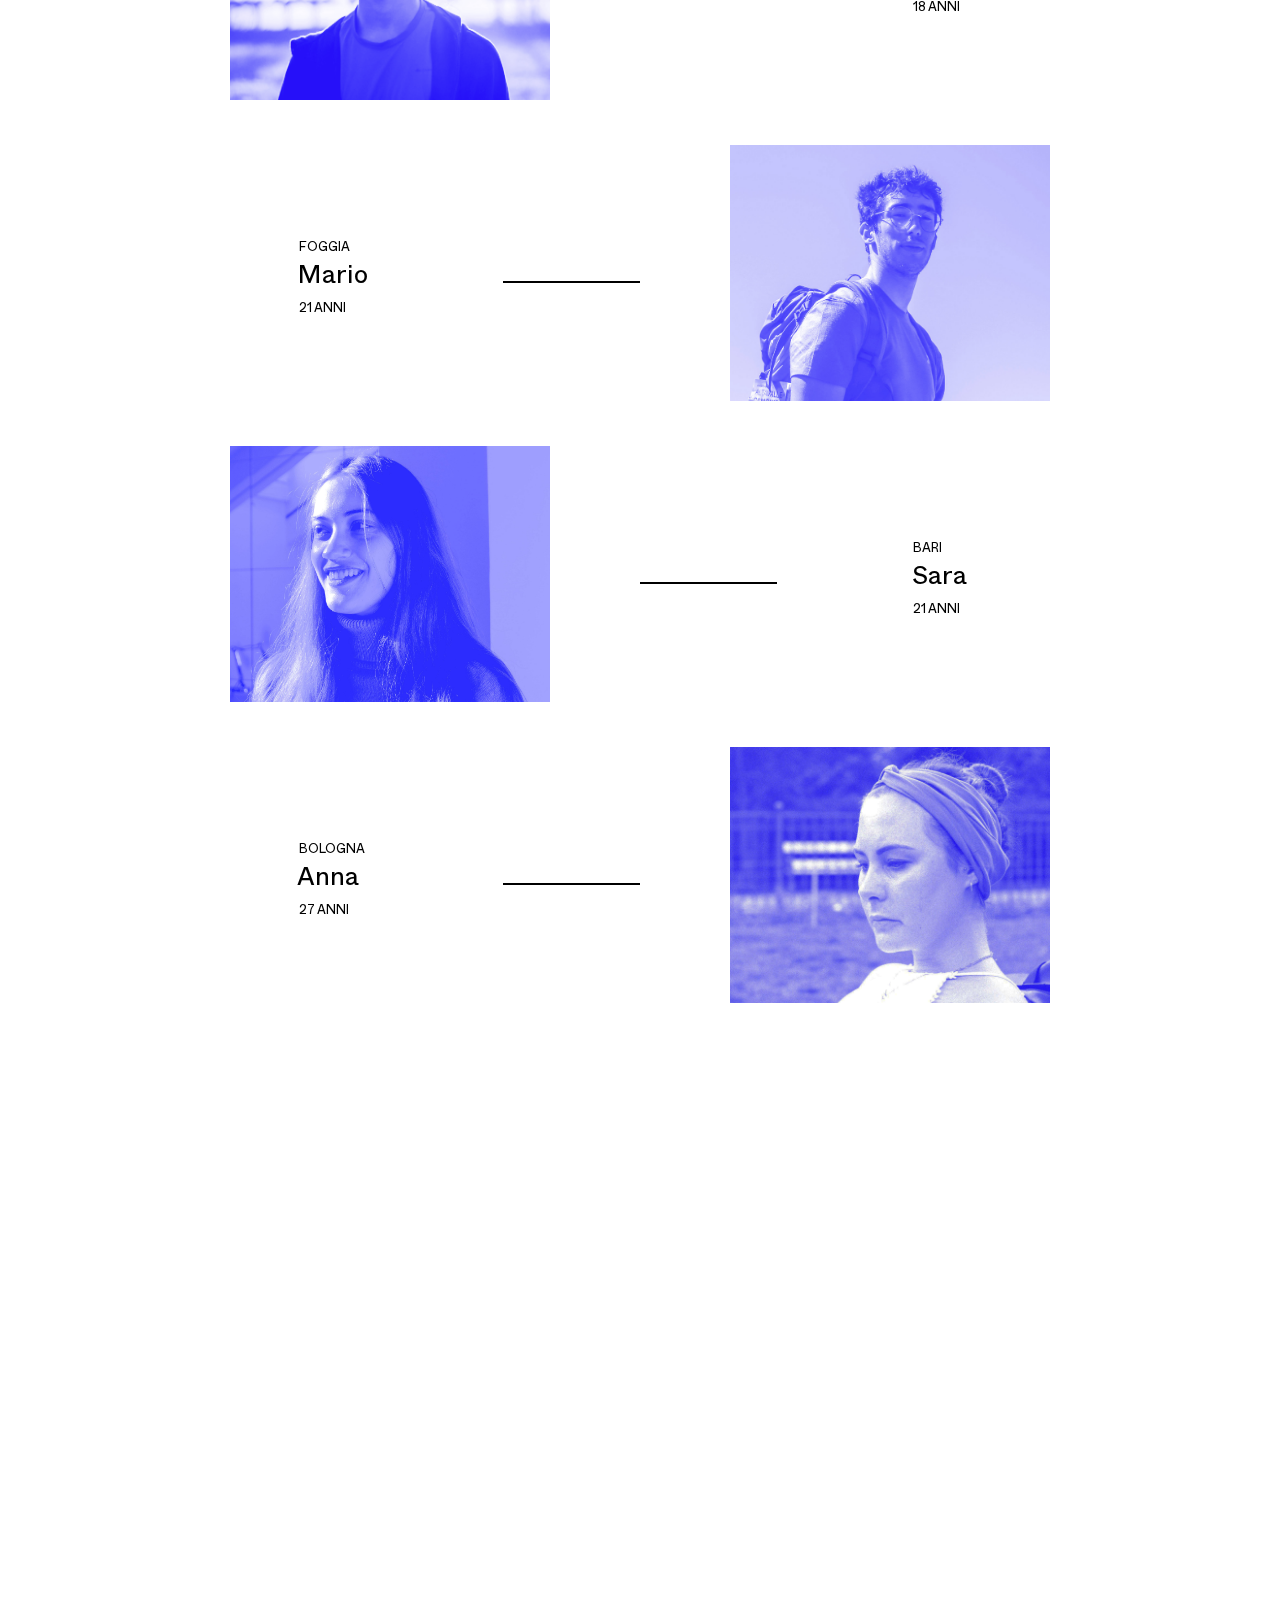
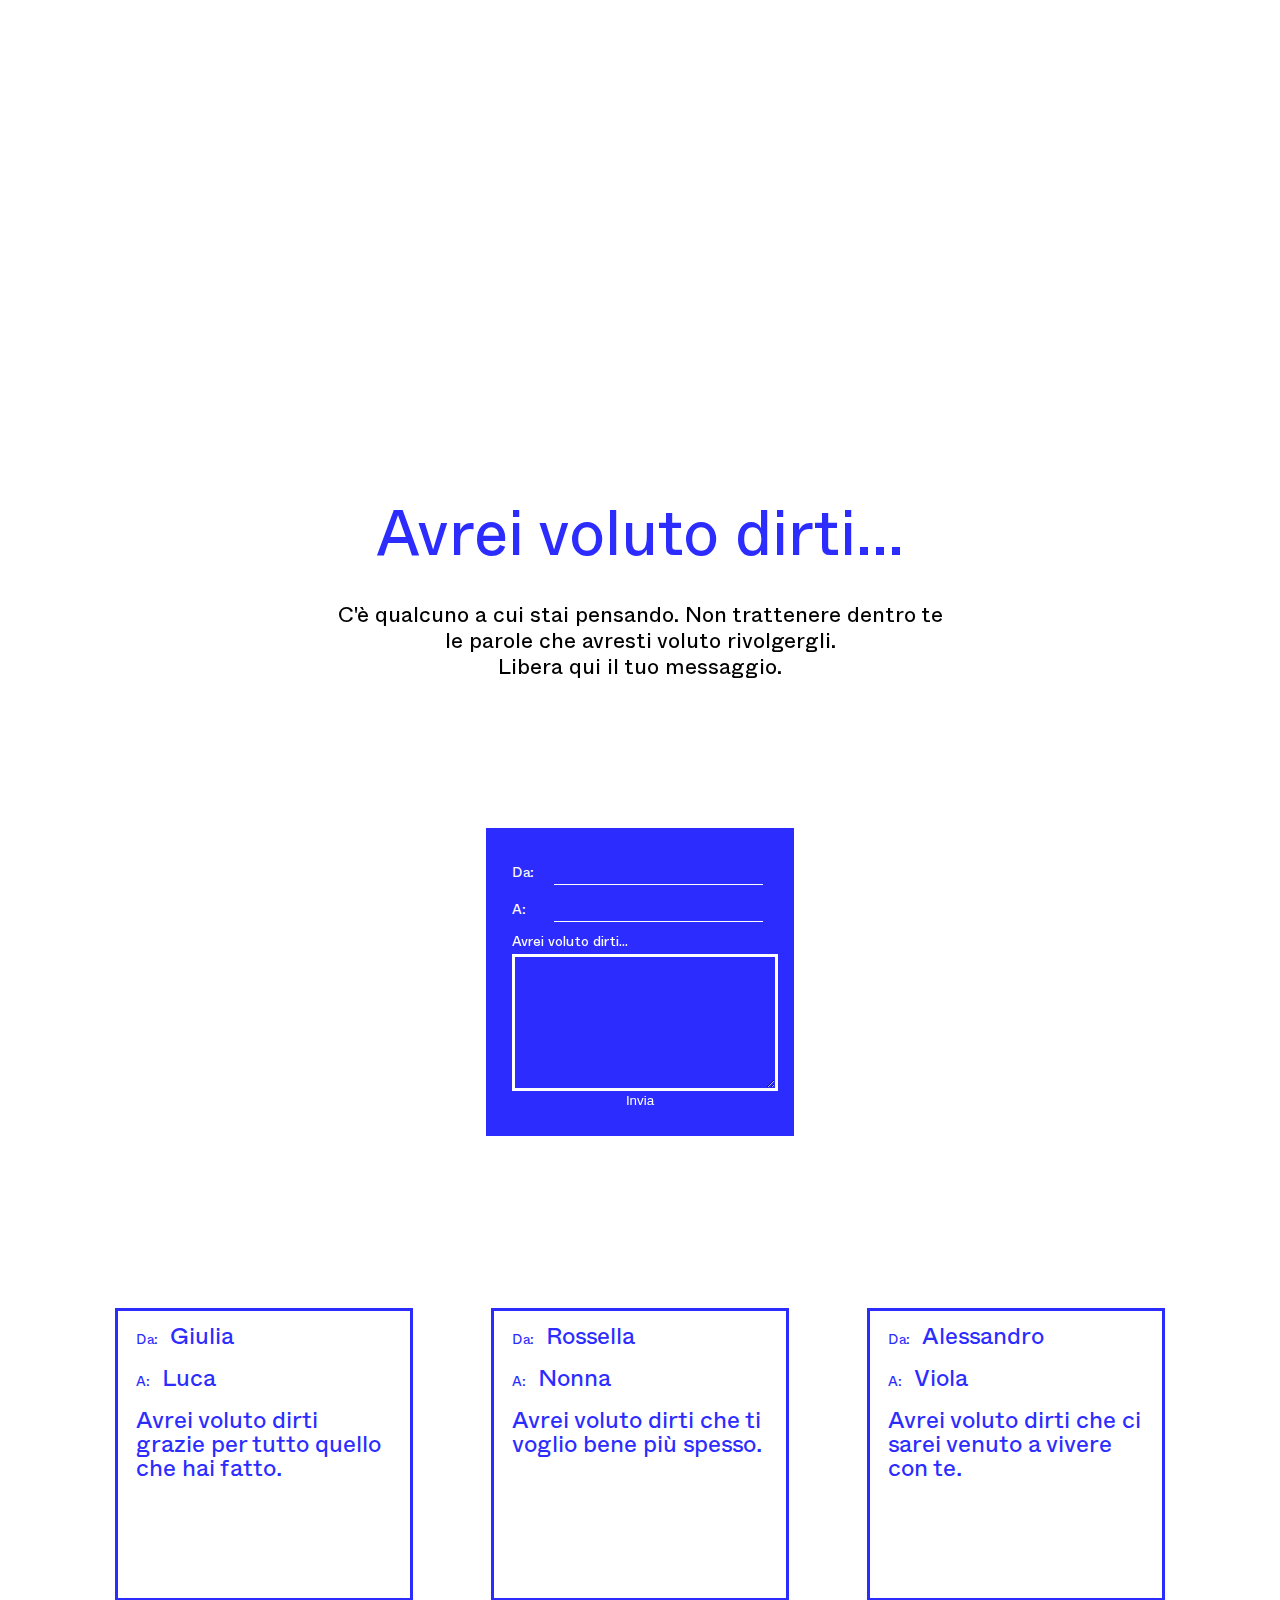
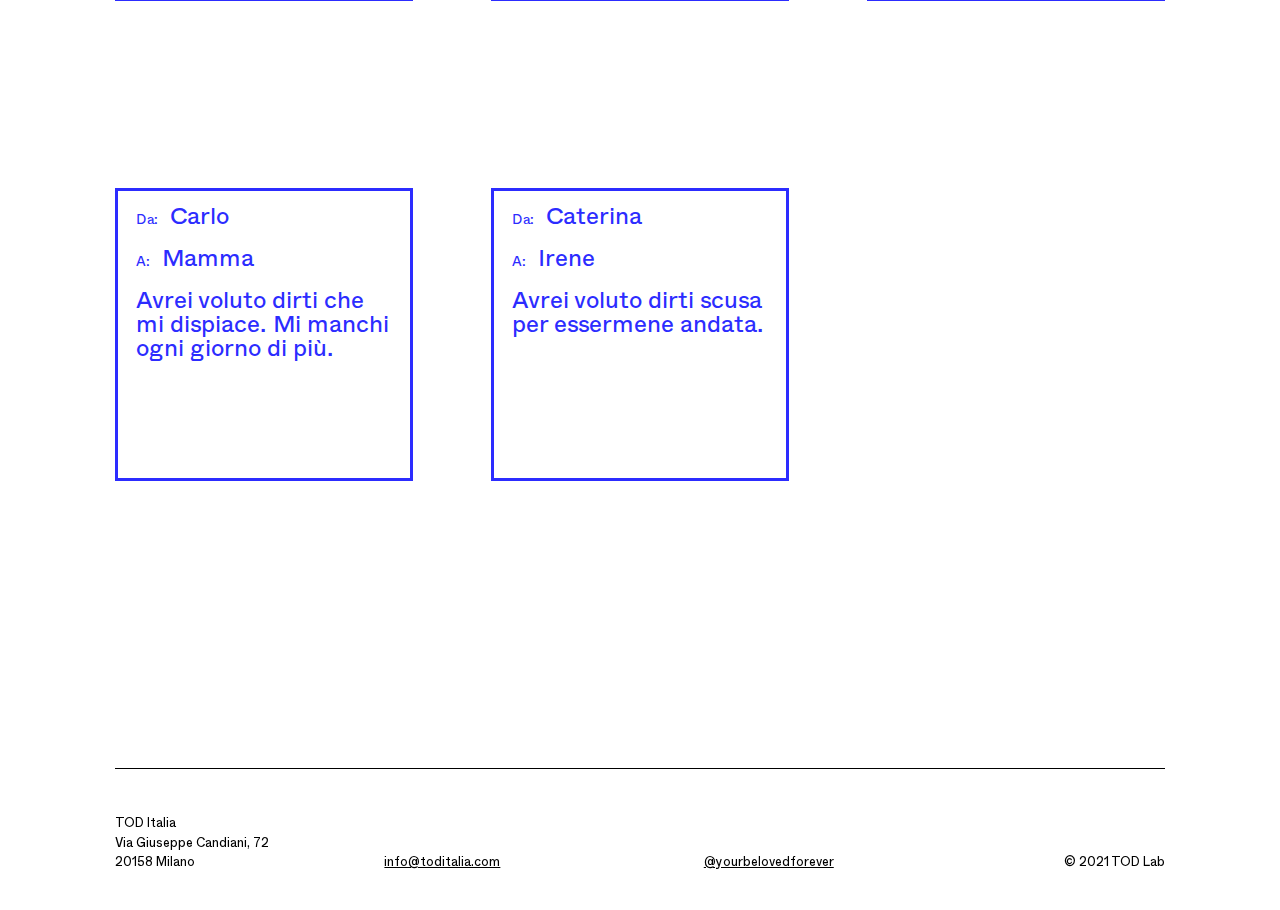
<file: community.html>
<!DOCTYPE html>
<html>
<head>
  <meta charset="utf-8">
  <link rel="stylesheet" type="text/css" href="assets/css/common-style.css" data-skrollr-stylesheet />
  <link rel="stylesheet" type="text/css" href="assets/css/community-style.css" data-skrollr-stylesheet />

  <meta name="viewport" width=device-width, initial-scale=1.0, maximum-scale=1.0, user-scalable=0>

  <title>TOD: Community</title>
  <link rel = "icon" href ="assets/img/icon.png" type = "image/x-icon">


  <script src="assets/js/p5.min.js"></script>
  <script src="assets/js/footer2.js"></script>
  <script src="https://code.jquery.com/jquery-1.11.0.min.js"></script>
</head>

<body>

  <!-- HEADER -->
  <div id = "header">
  <a href="index.html"><img src="assets/img/header/logo.png" id="logo" alt="TOD"></a>
  <hr id="headerline" style="position: fixed; height: 1px; border-style: none; background-color: black">
  </div>

  <div id="menu">
  <a href="discover.html" class="headerbtn" id="discover">Discover</a>
  <a href="community.html" class="headerbtn" id="community">Community</a>
  <a href="about.html" class="headerbtn" id="about">About</a>
  </div>
  </div>

<!-- TITLE -->
<div class="title" id="title" data-0="filter: blur(0px); -webkit-filter:blur(0px); opacity: 1" data-300="filter: blur(20px); -webkit-filter:blur(11px); opacity: 0.7;">Community</div>

<!-- SUBTITLE -->
<div id="subtitle" data-anchor-target="#grid" data-0="filter: blur(0px); -webkit-filter:blur(0px)" data-bottom:"filter: blur(0px); -webkit-filter:blur(0px)" data--500-bottom="filter: blur(500px); -webkit-filter:blur(500px)">
  <div id="subtitle1">Non è mai facile, ma insieme un po' di più.</div>
  <div id="subtitle2">Ognuno di noi ha legami degni di essere raccontati.<br>Sfoglia le storie della community di TOD.</div>
  <div id="subtitle-transition" data-anchor-target="#grid"  data-0="height:0px;" data-200="height:100%" ></div>
</div>

<div id="bookmarks">
  <div class="bookmark" id="bookmark1">
    <a href="#stories" class="pallino">•</a>
    <div class="bookmark-container">
      <div class="bookmark-transition" id="bookmark-transition1"></div>
      <a href="#stories" class="bookmark-link">Storie</a>
    </div>
  </div>

  <div class="bookmark" id="bookmark2">
    <a href="#covid" class="pallino">•</a>
    <div class="bookmark-container">
      <div class="bookmark-transition" id="bookmark-transition2"></div>
      <a href="#covid" class="bookmark-link">Covid-19</a>
    </div>
  </div>

  <div class="bookmark" id="bookmark3">
    <a href="#messages" class="pallino">•</a>
    <div class="bookmark-container">
      <div class="bookmark-transition" id="bookmark-transition3"></div>
      <a href="#messages" class="bookmark-link">Avrei voluto dirti...</a>
    </div>
  </div>

</div>

<!-- STORIES -->
<div class="section" id="stories">

<div class="grid" id="grid">
<!-- 1ST ROW -->
  <div class="row">
  <div class="table-cell1" id="cell1-1">
        <div class="container" id="container1">
          <img src="./assets/img/community/1.jpg" class="image">
          <div class="overlay">
            <div class="text">Mi piace pensare che tu in qualche modo mi stai sentendo. Come stai? In fondo mi dico, chissà, visto che nulla è certo è tutto anche possibile.
          </div>
        </div>
  </div>
</div>

  <div class="table-cell2" id="cell1-2">
  <hr class="idline" id="idline1" style="height: 2px; border-style: none; background-color: black">
  </div>

  <div class="table-cell3" id="cell1-3">
  <div  class="identity" id="identity1"><div class="id-city">MILANO</div><br><div class="id-name">Silvia</div><br><div class="id-age">22 ANNI</div></div>
  </div>
  </div>

  <!-- 2ND ROW -->
  <div class="row">
  <div class="table-cell1" id="cell2-1">
  <div  class="identity" id="identity2"><div class="id-city">CATANIA</div><br><div class="id-name">Livia</div><br><div class="id-age">84 ANNI</div></div>
  </div>

  <div class="table-cell2" id="cell2-2">
  <hr class="idline" id="idline2" style="height: 2px; border-style: none; background-color: black">
  </div>

  <div class="table-cell3" id="cell2-3">
    <div class="container" id="container2">
      <img src="./assets/img/community/2.jpg" class="image">
      <div class="overlay">
        <div class="text">Ti ringrazio della tua presenza, ti chiedo scusa per non aver capito la tua sofferenza. Ora mi rendo conto di quanto sei stato importante per me.
        </div>
      </div>
    </div>
  </div>
</div>

  <!-- 3RD ROW -->
  <div class="row">
  <div class="table-cell1" id="cell3-1">
    <div class="container" id="container3">
      <img src="./assets/img/community/3.jpg" class="image">
      <div class="overlay">
        <div class="text">
          Grazie di tutto, della tua presenza, del tuo amore. Io credo che nessuno mi abbia potuto amare più di quanto mi hai amato tu. Ciao amore, arrivederci.
          </div>
      </div>
    </div>
  </div>

  <div class="table-cell2" id="cell3-2">
    <hr class="idline" id="idline3" style="height: 2px; border-style: none; background-color: black">
  </div>

  <div class="table-cell3" id="cell3-3">
    <div  class="identity" id="identity3"><div class="id-city">BRESCIA</div><br><div class="id-name">Orazio</div><br><div class="id-age">56 ANNI</div></div>
  </div>

  </div>

  <!-- 4TH ROW -->
  <div class="row">
  <div class="table-cell1" id="cell4-1">
    <div  class="identity" id="identity4"><div class="id-city">BRESCIA</div><br><div class="id-name">Nicolò</div><br><div class="id-age">24 ANNI</div></div>
  </div>

  <div class="table-cell2" id="cell4-2">
    <hr class="idline" id="idline4" style="height: 2px; border-style: none; background-color: black">
  </div>

  <div class="table-cell3" id="cell4-3">
  <div class="container" id="container4">
      <img src="./assets/img/community/4.jpg" class="image">
      <div class="overlay">
        <div class="text">Ti vorrei qui come tre anni fa, con quegli occhi dolci e rassicuranti, con quella tua energia bella e pulita. Sei sempre dentro di me.</div>
      </div>
  </div>
  </div>

  </div>

  <!--5TH  ROW -->
  <div class="row">
  <div class="table-cell1" id="cell5-1">
    <div class="container" id="container5">
      <img src="./assets/img/community/5.jpg" class="image">
      <div class="overlay">
        <div class="text">Per Lei nessuna cosa era troppo. L’ho sempre pensato, così come penso che l’unica vera fortuna della mia vita sia stato incontrare Lei e poterci vivere assieme.
        </div>
      </div>
    </div>
  </div>

  <div class="table-cell2" id="cell5-2">
    <hr class="idline" id="idline5" style="height: 2px; border-style: none; background-color: black">
  </div>

  <div class="table-cell3" id="cell5-3">
    <div  class="identity" id="identity5"><div class="id-city">URBINO</div><br><div class="id-name">Guido</div><br><div class="id-age">84 ANNI</div></div>
  </div>
  </div>

  <!-- 6TH ROW -->
  <div class="row">
  <div class="table-cell1" id="cell6-1">
    <div  class="identity" id="identity6"><div class="id-city">ASSISI</div><br><div class="id-name">Annalisa</div><br><div class="id-age">81 ANNI</div></div>
  </div>

  <div class="table-cell2" id="cell6-2">
    <hr class="idline" id="idline6" style="height: 2px; border-style: none; background-color: black">
  </div>

  <div class="table-cell3" id="cell6-3">
    <div class="container" id="container6">
      <img src="./assets/img/community/6.jpg" class="image">
      <div class="overlay">
        <div class="text">Il dolore per la perdita, con il tempo, si è trasformato e non è più dolore, ma fonte di ricchezza interiore. da cui traggo forza. Mio marito è sempre vivo in me, è parte di me, ma non mi appartiene.</div>
      </div>
      </div>
    </div>
  </div>

</div>
</div>

<!-- COVID STORIES -->
<div class="section" id="covid">
  <div class="section-heading" id="covid-heading">
    <div id="covid-title" class="section-title">Covid-19, storie</div>
    <div id="covid-subtitle" class="section-subtitle">La pandemia da Covid-19 ha sottratto tempo e spazi per i nostri<br>affetti e ha impedito un'esperienza sana della morte.<br>Esplora le storie più recenti.</div>
  </div>

<div class="grid" id="grid">

<!-- 1ST ROW -->
<div class="row">
<div class="table-cell1" id="cell1-1">
      <div class="container" id="container1">
        <img src="./assets/img/community/7.jpg" class="image">
        <div class="overlay">
          <div class="text">Quando stavi male continuavo a ripeterti come un mantra “Sei una roccia”, finché un giorno mi hai risposto col poco fiato che avevi “Anche la roccia si spacca”.</div>
        </div>
      </div>
</div>

<div class="table-cell2" id="cell1-2">
<hr class="idline" id="idline1" style="height: 2px; border-style: none; background-color: black">
</div>

<div class="table-cell3" id="cell1-3">
<div  class="identity" id="identity1"><div class="id-city">COMO</div><br><div class="id-name">Asia</div><br><div class="id-age">19 ANNI</div></div>
</div>
</div>

<!-- 2ND ROW -->
<div class="row">
<div class="table-cell1" id="cell2-1">
<div  class="identity" id="identity2"><div class="id-city">NAPOLI</div><br><div class="id-name">Enrico</div><br><div class="id-age">56 ANNI</div></div>
</div>

<div class="table-cell2" id="cell2-2">
<hr class="idline" id="idline2" style="height: 2px; border-style: none; background-color: black">
</div>

<div class="table-cell3" id="cell2-3">
  <div class="container" id="container2">
    <img src="./assets/img/community/8.jpg" class="image">
    <div class="overlay">
      <div class="text">Continuava a dire “Voglio andare a casa”. Non poteva più stare lì. La sua mente e il suo corpo si sono spenti con il pensiero di casa, di famiglia, di amore.
      </div>
    </div>
  </div>
</div>



    </div>

<!-- 3RD ROW -->
<div class="row">
<div class="table-cell1" id="cell3-1">
  <div class="container" id="container3">
    <img src="./assets/img/community/9.jpg" class="image">
    <div class="overlay">
      <div class="text">
        Non abbiamo potuto dargli assistenza, non abbiamo potuto fare niente. È andato via da solo, è morto da solo e questa è una cosa che ci distrugge.
      </div>
    </div>
  </div>
</div>

<div class="table-cell2" id="cell3-2">
  <hr class="idline" id="idline3" style="height: 2px; border-style: none; background-color: black">
</div>

<div class="table-cell3" id="cell3-3">
  <div  class="identity" id="identity3"><div class="id-city">CESENA</div><br><div class="id-name">Valerio</div><br><div class="id-age">18 ANNI</div></div>
</div>

</div>

<!-- 4TH ROW -->
<div class="row">
<div class="table-cell1" id="cell4-1">
  <div  class="identity" id="identity4"><div class="id-city">FOGGIA</div><br><div class="id-name">Mario</div><br><div class="id-age">21 ANNI</div></div>
</div>

<div class="table-cell2" id="cell4-2">
  <hr class="idline" id="idline4" style="height: 2px; border-style: none; background-color: black">
</div>

<div class="table-cell3" id="cell4-3">
<div class="container" id="container4">
    <img src="./assets/img/community/10.jpg" class="image">
    <div class="overlay">
      <div class="text">È un incubo, surreale, delirante. Proprio perché le volevamo bene non abbiamo potuto starle vicino quando forse aveva più bisogno di noi.
      </div>
    </div>
</div>
</div>

</div>

<!--5TH  ROW -->
<div class="row">
<div class="table-cell1" id="cell5-1">
  <div class="container" id="container5">
    <img src="./assets/img/community/11.jpg" class="image">
    <div class="overlay">
      <div class="text">Il Covid non ti permette di avere quella solidarietà e comunità che dovrebbe esserci in una famiglia quando succede una cosa così drammatica, non ti permette di fare i funerali, non ti permette di vedere una persona per l'ultima volta.
      </div>
    </div>
  </div>
</div>

<div class="table-cell2" id="cell5-2">
  <hr class="idline" id="idline5" style="height: 2px; border-style: none; background-color: black">
</div>

<div class="table-cell3" id="cell5-3">
  <div  class="identity" id="identity5"><div class="id-city">BARI</div><br><div class="id-name">Sara</div><br><div class="id-age">21 ANNI</div></div>
</div>
</div>

<!-- 6TH ROW -->
<div class="row">
<div class="table-cell1" id="cell6-1">
  <div  class="identity" id="identity6"><div class="id-city">BOLOGNA</div><br><div class="id-name">Anna</div><br><div class="id-age">27 ANNI</div></div>
</div>

<div class="table-cell2" id="cell6-2">
  <hr class="idline" id="idline6" style="height: 2px; border-style: none; background-color: black">
</div>

<div class="table-cell3" id="cell6-3">
  <div class="container" id="container6">
    <img src="./assets/img/community/12.jpeg" class="image">
    <div class="overlay">
      <div class="text">Quando ti chiamano per avvisare, il cervello non ci crede. “Dottore è sicuro? Tra tutti i malati che ha è proprio mio padre? Può veder bene?”.
      </div>
    </div>
  </div>
</div>
</div>

</div>
</div>

    <!-- MESSAGES -->
    <div class="section" id="messages">
      <div class="section-heading" id="messages-heading">
        <div id="messages-title" class="section-title">Avrei voluto dirti...</div>
        <div id="messages-subtitle" class="section-subtitle">C'è qualcuno a cui stai pensando. Non trattenere dentro te<br>le parole che avresti voluto rivolgergli.<br>Libera qui il tuo messaggio.</div>
      </div>

      <div id="submission-grid">

        <div class="submission-row">
          <div id="submit-box">
            <label for="mittente" class="label1" id="label-mittente">Da: </label>
            <input type="text" id="mittente" name="mittente">
            <br>

            <label for="destinatario" class="label1" id="label-destinatario">A: </label>
            <input type="text" id="destinatario" name="destinatario">
            <br>

            <div class="label2" id="label-messaggio">Avrei voluto dirti...</div><br>
            <textarea name="messaggio" id="messaggio"></textarea>

            <button class="submit-button" onclick="createMessage()">Invia</button>
          </div>
        </div>

        <div class="submission-row">
          <div class="submitted" id="submitted1">
            <div class="submitted-prep">Da: </div><div class="submitted-content">Giulia</div><br><div class="submitted-prep">A: </div><div class="submitted-content">Luca</div><br><div class="submitted-content">Avrei voluto dirti grazie per tutto quello che hai fatto.</div>
          </div>

          <div class="submitted" id="submitted2">
            <div class="submitted-prep">Da: </div><div class="submitted-content">Rossella</div><br><div class="submitted-prep">A: </div><div class="submitted-content">Nonna</div><br><div class="submitted-content">Avrei voluto dirti che ti voglio bene più spesso.</div>
          </div>

          <div class="submitted" id="submitted3">
            <div class="submitted-prep">Da: </div><div class="submitted-content">Alessandro</div><br><div class="submitted-prep">A: </div><div class="submitted-content">Viola</div><br><div class="submitted-content">Avrei voluto dirti che ci sarei venuto a vivere con te.</div>
          </div>
        </div>

        <div class="submission-row">
          <div class="submitted" id="submitted4">
            <div class="submitted-prep">Da: </div><div class="submitted-content">Carlo</div><br><div class="submitted-prep">A: </div><div class="submitted-content">Mamma</div><br><div class="submitted-content">Avrei voluto dirti che mi dispiace. Mi manchi ogni giorno di più.</div>
          </div>

          <div class="submitted" id="submitted5">
            <div class="submitted-prep">Da: </div><div class="submitted-content">Caterina</div><br><div class="submitted-prep">A: </div><div class="submitted-content">Irene</div><br><div class="submitted-content">Avrei voluto dirti scusa per essermene andata.</div>
          </div>

          <div class="submitted" id="submitted6" style="display: none">
            <div class="submitted-prep">Da: </div><div class="submitted-content" id="submitted-mittente"></div><br><div class="submitted-prep">A: </div><div class="submitted-content" id="submitted-destinatario"></div><br><div class="submitted-content" id="submitted-messaggio">Avrei voluto dirti che sei stata speciale.</div>
          </div>
        </div>
      </div>
    </div>

    <!-- LOAD THE MESSAGE -->
    <script>
    function createMessage() {
      var mittente = document.getElementById("mittente").value;
      var destinatario = document.getElementById("destinatario").value;
      var messaggio = document.getElementById("messaggio").value;

      console.log(mittente);
      console.log(destinatario);
      console.log(messaggio);

      if (mittente == "") {
        document.getElementById("label-mittente").innerHTML = "Da: *";
      } else {
        document.getElementById("label-mittente").innerHTML = "Da: ";
      }
      if (destinatario == "") {
        document.getElementById("label-destinatario").innerHTML = "A: *";
      } else {
        document.getElementById("label-destinatario").innerHTML = "A: ";
      }
      if (messaggio == "") {
        document.getElementById("label-messaggio").innerHTML = "Avrei voluto dirti... *";
      } else {
        document.getElementById("label-messaggio").innerHTML = "Avrei voluto dirti... ";
      }

      if (mittente != "" && destinatario != "" && messaggio != "") {
        document.getElementById("submitted6").style.display = "block";
        document.getElementById("submitted-mittente").innerHTML = mittente;
        document.getElementById("submitted-destinatario").innerHTML = destinatario;
        document.getElementById("submitted-messaggio").innerHTML = messaggio;
      }
    }
  </script>

  <!-- FOOTER -->
  <div id="footer">
  <hr id="footerline" style="position: absolute; height: 1px; border-style: none; background-color: black">
  <div id="foot1" class="foot">TOD Italia<br>Via Giuseppe Candiani, 72<br>20158 Milano</div>
  <div id="foot2" class="foot"><a href="mailto:abc@example.com" class="footerlink">info@toditalia.com</a></div>
  <div id="foot3" class="foot"><a href="https://www.instagram.com/yourbelovedforever/" class="footerlink">@yourbelovedforever</a></div>
  <div id="foot4" class="foot">© 2021 TOD Lab</div>
  </div>

  <!-- SKROLL -->
  <script src="assets/js/skrollr.stylesheets.min.js" type="text/javascript"></script>
  <script type="text/javascript" src="assets/js/skrollr.min.js"></script>
  <script type="text/javascript">
  var s = skrollr.init();
  </script>

</body>
</html>
</file>
<file: assets/css/home-style.css>
:root {
  --margin: 9vw;
  --top-margin: 6vh;
}

body {
  /* max-height: 3000px; */
  /* max-height: 300vh; */
  /* position: relative; */
}

#logo:hover {
    content: url('../img/header/logo-white.png');
}

/* CLAIM */

#claim {
position: absolute;
left: 9vw;
top: 35vh;
width: 100%;
line-height: 1;
}

#claim1 {
  font-size: 9vw;
  color: #F7F7F7;
}

#claimline {
  width: 11vw;
  top: 32vh;
  left: 43vw;
}

#claim2 {
  position: absolute;
  top: 25vh;
  left: 57vw;
  font-size: 2vw;
  line-height: 35px;
}

/* PARAGRAPHS */

#paragraphs {
  position: absolute;
  left: var(--margin);
  margin-right: var(--margin);
  height: auto;
  top: 100%;
  margin-top: 10vh;
  color: #F7F7F7;
  line-height: 1.1;
  /* border-style: solid; */
  }

.paragraph {
  position: relative;
  font-size: 2.7vw;
  /* border-style: solid; */
  padding-bottom: 20vh;
}

.paragraph-title {
  font-size: 2.7vw;
  line-height: 2;
}


/* FUOCO FATUO */

#blobdiv {
  position: absolute;
  z-index: -10;
  /* width: 10%;
  height: 10%;
  background-color: black; */
}

#blob {
  position: absolute;
  left: 50%;
  top: 50%;
  height: auto;
  transform: translate(-50%, -50%);

  -skrollr-animation-name:biggerBlob;
}

@-skrollr-keyframes biggerBlob {
	0  {
      width: 1500px;
	}
	200	{
		width: 1500px;
	}
  500	{
  	width: 4000px;
  	}
  1800 {
    width: 4000px;
  }
  2000 {
    width: 300px;
  }
}

/* VIDEO */
#video {
  position: absolute;
  top: 275vh;
  padding-bottom: 30vh;
  width: 100vw;
}
iframe {
  position: relative;
  margin: auto;
  display: block;
  width: 82vw;
  height: 46.125vw;
  overflow: hidden;
}

/* HEADER */
.headerbtn:hover {
  color: #F7F7F7;
  cursor: crosshair;
}




/* HIDE MOBILE STUFF */
#blob-mobile, #claim-mobile {display: none;}
</file>
<file: assets/css/common-style.css>
:root {
  --margin: 9vw;
  --top-margin: 6vh;
  --bottom-margin: 15vh;
  --header-margin: 1.8vw;


/* GRID */
  --width1: 8.33%;   /* 1/12 */
  --width2: 16.66%;   /* 1/6 */
  --width3: 25%;   /* 1/4 */
  --width4: 33.33%;   /* 1/3 */
  --width5: 41.66%;   /* 5/12 */
  --width6: 50%;   /* 1/2 */
  --width7: 58.33%;   /* 7/12 */
  --width8: 66.66%;   /* 2/3 */
  --width9: 75%;   /* 3/4 */
  --width10: 83.33%;   /* 5/6 */
  --width11: 91.66%;   /* 11/12 */

/* LAYERS */
 --header-layer: 100;
 --content-layer: 0;
 --back-content: -20;

/* TOD BLUE <3 */
 --tod-blue: #2c2cff;
}

/* FONT */
@font-face {
    font-family: 'Whyte';
    src: url('assets/font/Whyte-Regular.eot');
    src: local('Whyte Regular'), local('Whyte-Regular'),
        url('../font/Whyte-Regular.eot?#iefix') format('embedded-opentype'),
        url('../font/Whyte-Regular.woff2') format('woff2'),
        url('../font/Whyte-Regular.woff') format('woff'),
        url('../font/Whyte-Regular.ttf') format('truetype');
    font-weight: normal;
    font-style: normal;
}

/* BODY */
body {
  margin:0;
  padding: 0;
  width: 100%;
  overflow:scroll;
  overflow-x: hidden;
  cursor: crosshair;
  font-family: "Whyte", sans-serif;
}

body::-webkit-scrollbar {
  display: none;
}

/* HEADER */
#header {
  width: 100%;
  position: fixed;
  top: 0;

  font-family: "Whyte", sans-serif;
  z-index: var(--header-layer);
}

#logo {
  width: 5vw;
  margin-top: var(--top-margin);
  margin-left: var(--header-margin);
  transform:translate(0, -60%);
  /* border-style: solid; */
}

#headerline {left: var(--margin); right: 21vw; top: var(--top-margin); height: 1px;}

#menu {
  position: fixed;
  top: var(--top-margin);

  right: var(--header-margin);
  z-index: var(--header-layer);
  display: table;
  /* border-style: solid; */
  transform:translate(0, -20%);
}

#menu-mobile, #community-mobile, #mobile-footer, #home-mobile, #mobile-bookmarks {display: none};

.headerbtn {
  position: relative;
  background-color: transparent;
  font-size: 1vw;
  font-family: "Whyte", sans-serif;
  color: black;
}

#discover, #community {padding-right: var(--header-margin)}

a {
text-decoration: none;
cursor: crosshair;
color: black;
}

a .headerbtn {
text-decoration: none;
cursor: crosshair;
color: black;
}

/* FOOTER */
#footer {
  position: absolute;
  right: var(--margin);
  font-size: 1vw;
  display: flex;
  z-index: var(--header-layer);
  /* border-style: solid; */
}

.foot {
  bottom: 0;
  position: absolute;
  line-height: 1.2rem;
  padding-bottom: 4vh;
}

#foot1 {
  left: var(--margin);
}

#foot2 {
  left: 33%;
  /* transform: translate(+50%, 0); */
}

#foot3 {
  left: 66%;
  transform: translate(-50%, 0);
}

#foot4 {
  bottom: 0;
  right: 0;
}

.footerlink {
  text-decoration: underline;
  color: black;
}

.footerlink:hover {
  color: var(--tod-blue)
}


#footerline {
  left: var(--margin);
  right: 0;
  bottom: var(--bottom-margin);
}
</file>
<file: assets/css/mobile-portrait/home-mp.css>
@media only screen and (orientation:portrait) and (max-width:991px) {

:root {
  --mobile-margin: 5vw;
}

body {
min-height: 100vh;
max-height: 100vh;
overflow: hidden;
}

/* CLAIM */

#claim-mobile {
display: block;
position: absolute;
width: 100%;
height: 100%;
position: fixed;
z-index: 90;
text-align: center;
z-index: var(--content-layer);
}

#claim1-mobile {
position: inherit;
top: 50vh;
width: 100%;
font-size: 20vw;
color: #fbfbfb;
padding-bottom: 10vh;
transform:translate(0%, -60%);

}

#claim2-mobile {
  position: inherit;
  bottom: 20vh;
  font-size: 5vw;
  text-align: center;
  width: 100%;
  opacity: 0;

  animation: claim2-animation 1s 1;
  animation-fill-mode: forwards;
  animation-delay: 1s;
}

@keyframes claim2-animation {
 0% {opacity: 0}
 100% {opacity: 1}
}

#claim3-mobile {
  position: inherit;
  bottom: 10vh;
  font-size: 3vw;
  text-align: center;
  width: 100%;
}

@keyframes claim3-animation {
 0% {opacity: 1}
 100% {opacity: 0;}
}

#claim4-mobile {
  position: inherit;
  bottom: 10vh;
  font-size: 3vw;
  text-align: center;
  width: 100%;
  opacity: 0;
}

/* PARAGRAPHS */

#paragraphs {
  position: absolute;
  left: var(--mobilemargin);
  margin-right: var(--mobilemargin);
  height: auto;
  top: 100vh;
  margin-top: 10vh;
  color: #F7F7F7;
  line-height: 1.1;
  /* border-style: solid; */
  display: none;
  }

.paragraph {
  position: relative;
  font-size: 6vw;
  /* border-style: solid; */
  padding-bottom: 15vh;
}

.paragraph-title {
  font-size: 6vw;
  line-height: 2;
}

/* FUOCO FATUO */
#blob-mobile {
  display: block;
  position: fixed;
  width: 270vw;
  z-index: -10;
  left: 50%;
  top: 50%;
  height: auto;
  transform: translate(-50%, -50%);

  opacity: 0;

  animation: blob-mobile-appear 2s 1;
  animation-fill-mode: forwards;
  }

  @keyframes blob-mobile-appear {
   0% {opacity: 0; width: 2vh}
   100% {opacity: 1; width: 270vw}
  }


  /* @-skrollr-keyframes biggerBlobmobile {
  	0  {
        width: 250vw;
  	}
  	10	{
  		width: 250vw;
  	}
    20	{
    	width: 700vw;
    	}
    1800 {
      width: 700vw;
    }
    2000 {
      width: 250vw;
    } */

/* VIDEO */
#video {
  position: absolute;
  top: 250vh;
  padding-bottom: 20vh;
  width: 100vw;
}

iframe {
  position: relative;
  /* display: block; */
  width: 100%;
  right: 0;
  height: 56.25VW;
  overflow: hidden;
}


/* HIDE DESKTOP STUFF */
#claim {display: none}

#blobdiv {display: none}

iframe {display: none};
</file>
<file: assets/css/mobile-portrait/common-mp.css>
:root {
    --mobilemargin: 5vw;
    --mobiletopmargin: 5vh;

    --mobilefontsize: 3vw;

/* GRID */
  --width1: 8.33%;   /* 1/12 */
  --width2: 16.66%;   /* 1/6 */
  --width3: 25%;   /* 1/4 */
  --width4: 33.33%;   /* 1/3 */
  --width5: 41.66%;   /* 5/12 */
  --width6: 50%;   /* 1/2 */
  --width7: 58.33%;   /* 7/12 */
  --width8: 66.66%;   /* 2/3 */
  --width9: 75%;   /* 3/4 */
  --width10: 83.33%;   /* 5/6 */
  --width11: 91.66%;   /* 11/12 */

  /* LAYERS */
   --header-layer: 100;
   --content-layer: 0;
   --back-content: -20;
   --menu-layer: 50;

   /* TOD BLUE <3 */
   --tod-blue: #2c2cff;

   /* FONT SIZE */
   --font-size: 5.2vw;
}

#mamma-mia {
-ms-touch-action: pan-y;
touch-action: pan-y;
}
#mamma-mia {
-ms-touch-action: none;
touch-action: none;
}


/* FONT */
@font-face {
    font-family: 'Whyte';
    src: url('assets/font/Whyte-Regular.eot');
    src: local('Whyte Regular'), local('Whyte-Regular'),
        url('../../font/Whyte-Regular.eot?#iefix') format('embedded-opentype'),
        url('../../font/Whyte-Regular.woff2') format('woff2'),
        url('../../font/Whyte-Regular.woff') format('woff'),
        url('../../font/Whyte-Regular.ttf') format('truetype');
    font-weight: normal;
    font-style: normal;
}

/* BODY */
body {
  margin:0;
  padding: 0;
  min-width: 100vw;
  max-width: 100vw;
  font-family: "Whyte", sans-serif;
  /* overflow-y: auto; */
  overflow-x: hidden;
  line-height: 1.1;
}

body::-webkit-scrollbar {
  display: none;
}

/* HEADER */
#header {
  width: 100vw;
  position: fixed;
  top: 0;

  z-index: var(--header-layer);
}

#logo {
  position: fixed;
  width: 15vw;
  top: var(--mobilemargin);
  left: var(--mobilemargin);
}

#logo:hover {
    content: url('../../img/header/logo-blue.png');
}

#menu-mobile {
  position: fixed;
  right: var(--mobilemargin);
  top: var(--mobilemargin);
  width: 5vw;
}

#headerline, #community, #discover {display: none}


#menu {
  position: fixed;
  left: 100%;
  top: 0;
  width: 100vw;
  height: 100vh;
  padding-top: 30vh;
  background: white;
  z-index: var(--menu-layer);
}

a:focus {outline: none}

@keyframes show-menu {
 0% {left: 100%}
 100% {left: 0%}
}

@keyframes hide-menu {
 0% {left: 0%}
 100% {left: 100%}
}


.headerbtn {
  text-align: center;
  width: 100%;
  border: none;
  font-size: 6.5vh;
  display: block;
  color: var(--tod-blue);
  padding-bottom: 3vh;
  filter: blur(6px); -webkit-filter:blur(6px);
  background: none;
  outline: none;
}

.headerbtn:hover {
  background: none;
  outline: none;

  animation: menuhover 1s 1;
  animationFillMode: forwards;
}



@keyframes menuhover {
 0% {filter: blur(6px); -webkit-filter:blur(6px);}
 100% {filter: blur(0px); -webkit-filter:blur(0px);}
}


a {
text-decoration: none;
}

a:hover {
  color: #2c2cff;
}



/* MENU FOOTER */
#mobile-footer {position: absolute;
  left: var(--mobilemargin);
  right: var(--mobilemargin);
  bottom: 0;
  margin-bottom: 41vh;
  z-index: 1000;
text-align: center;
font-size: 3vw;
opacity: 0.7}

.footerlink {width: 7vw; padding-left: 1vw; padding-right: 1vw;}

#vimeo:hover {
  content: url('../../img/mobile/vimeo-blue.png');
  width: 7vw; padding-left: 1vw; padding-right: 1vw; padding-bottom: 1vw;
}

#insta:hover {
  content: url('../../img/mobile/insta-blue.png');
  width: 7vw; padding-left: 1vw; padding-right: 1vw; padding-bottom: 1vw;
}

.foot, .footerlink {padding-bottom: 1vw;}



/* HIDE FOOTER */
#footer {display: none}
</file>
<file: assets/css/about/about1.css>
.footerlink:hover {
  color: var(--tod-blue)
}

#logo:hover {
    content: url('../../img/header/logo-blue.png');
}

.headerbtn:hover {
  color: var(--tod-blue);
  cursor: crosshair;
}

/* BTS BUTTON */
#show-credits-text {
  display: block;
}

#credits-container {
  opacity: 0;
 }

@keyframes credits-container-disappear {
  0% {opacity: 1;}
  100% {opacity: 0;}
}
</file>
<file: assets/css/about/about-common.css>
:root {
  --margin: 9vw;
  --top-margin: 6vh;
  --bottom-margin: 15vh;
  --header-margin: 1.8vw;


/* GRID */
  --width1: 8.33%;   /* 1/12 */
  --width2: 16.66%;   /* 1/6 */
  --width3: 25%;   /* 1/4 */
  --width4: 33.33%;   /* 1/3 */
  --width5: 41.66%;   /* 5/12 */
  --width6: 50%;   /* 1/2 */
  --width7: 58.33%;   /* 7/12 */
  --width8: 66.66%;   /* 2/3 */
  --width9: 75%;   /* 3/4 */
  --width10: 83.33%;   /* 5/6 */
  --width11: 91.66%;   /* 11/12 */

/* LAYERS */
 --header-layer: 50;
 --footer-layer: 10;
 --content-layer: 0;
 --back-content: -20;
 --overlay-layer: 20;

/* TOD BLUE <3 */
 --tod-blue: #2c2cff;
}

/* FONT */
@font-face {
    font-family: 'Whyte';
    src: url('assets/font/Whyte-Regular.eot');
    src: local('Whyte Regular'), local('Whyte-Regular'),
        url('../../font/Whyte-Regular.eot?#iefix') format('embedded-opentype'),
        url('../../font/Whyte-Regular.woff2') format('woff2'),
        url('../../font/Whyte-Regular.woff') format('woff'),
        url('../../font/Whyte-Regular.ttf') format('truetype');
    font-weight: normal;
    font-style: normal;
}

/* BODY */
body {
  margin:0;
  padding: 0;
  width: 100%;
  overflow-x: hidden;
  cursor: crosshair;
  font-family: "Whyte", sans-serif;
  line-height: 1.1;
}

body::-webkit-scrollbar {
  display: none;
}

/* HEADER */
#header {
  width: 100%;
  position: fixed;
  top: 0;

  font-family: "Whyte", sans-serif;
  z-index: var(--header-layer);
}

#logo {
  width: 5vw;
  margin-top: var(--top-margin);
  margin-left: var(--header-margin);
  transform:translate(0, -60%);
  /* border-style: solid; */
}


#headerline {left: var(--margin); right: 21vw; top: var(--top-margin); height: 1px;}

#menu {
  position: fixed;
  top: var(--top-margin);

  right: var(--header-margin);
  z-index: var(--header-layer);
  display: table;
  /* border-style: solid; */
  transform:translate(0, -20%);
}

#menu-mobile, #community-mobile, #mobile-footer {display: none};

.headerbtn {
  position: relative;
  background-color: transparent;
  font-size: 1vw;
  font-family: "Whyte", sans-serif;
  color: black;
}

#discover, #community {padding-right: var(--header-margin)}

a {
text-decoration: none;
cursor: crosshair;
color: black;
}

/* FOOTER */
#footer {
  position: absolute;
  right: var(--margin);
  font-size: 1vw;
  display: flex;
  z-index: var(--footer-layer);
}

.foot {
  bottom: 0;
  position: absolute;
  line-height: 1.2rem;
  padding-bottom: 4vh;
}

#foot2 {
  left: 33%;
  /* transform: translate(+50%, 0); */
}

#foot3 {
  left: 66%;
  transform: translate(-50%, 0);
}

#foot4 {
  bottom: 0;
  right: 0;
}

.footerlink {
  text-decoration: underline;
  color: black;
}

#footerline {
  left: var(--margin);
  right: 0;
  bottom: var(--bottom-margin);
}


/* FOOTER */
#foot1 {
  left: var(--margin);
}


#show-credits {
  position: absolute;
  top: 75vh;
  /* border: solid; */
  text-align: center;
  width: 100%;
  z-index: var(--header-layer);
}

/* SHOW CREDITS TEXT */

#show-credits-text {
  margin: auto;
  color: blue;
  padding: 1vw;

  -webkit-animation: showCreditsDisappear 1s 1;
  animation-fill-mode: forwards;
  animation-play-state: paused;
 }

@keyframes showCreditsDisappear {
  0% {opacity: 1;}
  100% {opacity: 0;}
}


/* SHOW CREDITS BTN */
#show-credits-btn {
  width: 2vw;
  animation: plusAnimation1 1s infinite;
  z-index: var(--header-layer);
}



@keyframes plusAnimation1 {
  0% {transform:translate(0, 0%)}
  50% {transform:translate(0, 30%)}
  100% {transform:translate(0, 0%)}
}


@keyframes plusAnimation2 {
  0% {transform:rotate(0deg)}
  100% {transform: rotate(-45deg)}
}


@keyframes plusAnimation3 {
0% {transform:rotate(-45deg)}
100% {transform: rotate(0deg)}
}




/* ABOUT TEXT */
#about-text {
  position: absolute;
  top: 15vh;
  left: var(--margin);
  right: var(--margin);
  font-size: 4vw;
  color: blue;
}


/* CREDITS */
#credits-container {
  position: absolute;
  top: 0;
  left: 0;
  margin: 0;
  width: 100%;
  background-color: var(--tod-blue);
  z-index: var(--overlay-layer);
  line-height: 1.1;
  padding-bottom: 30vh;
}

#credits-text {
  position: absolute;
  top: 15vh;
  left: var(--margin);
  right: var(--margin);
  height: 60vh;
}


#credits-paragraph {
  top: 0;
  left: 0;
  right: 0;
  font-size: 4vw;
  color: white;
}

#credits-names-block {
  position: absolute;
  bottom: 0;
  width: 100%;
  line-height: 1.3;
}

.credits-names {
  position: absolute;
  font-size: 1vw;
  color: white;
  display: inline-table;
  bottom: 0;
}

#studs-links {
  color: white;
  text-decoration: underline;
}

#studs-links:hover {
background-color: white;
color: var(--tod-blue);
}

#studs {
  left: 0;
}

#profs {
  left: 23%;
}

#ass {
  left: 51%;
}

#uni {
  left: 75%;
}





/* VIDEO */
#video {
  position: absolute;
  bottom: 0vh;
  padding-bottom: 25vh;
  width: 100vw;
}
iframe {
  position: relative;
  margin: auto;
  display: block;
  width: 82vw;
  height: 46.125vw;
  overflow: hidden;
}

#video2, #menu-mobile, #community-mobile, #mobile-footer, #home-mobile {display: none}






/* FOOTER */
#footer {
  position: absolute;
  right: var(--margin);
  font-size: 1vw;
  display: flex;
  z-index: 0;
  /* border-style: solid; */
}

.foot {
  bottom: 0;
  position: absolute;
  line-height: 1.2rem;
  padding-bottom: 4vh;
}

#foot2 {
  left: 33%;
  /* transform: translate(+50%, 0); */
}

#foot3 {
  left: 66%;
  transform: translate(-50%, 0);
}

#foot4 {
  bottom: 0;
  right: 0;
}

.footerlink {
  text-decoration: underline;
  color: black;
}

.footerlink:hover {
  color: var(--tod-blue)
}


#footerline {
  left: var(--margin);
  right: 0;
  bottom: var(--bottom-margin);
}


#footerline1 {
  left: var(--margin);
  right: 44vw;
  bottom: var(--bottom-margin);
}


#footerline2 {
  left: 53vw;
  right: 0;
  bottom: var(--bottom-margin);
}
</file>
<file: assets/css/mobile-portrait/about/about1-mp.css>
.footerlink:hover {
  color: var(--tod-blue)
}

#logo:hover {
    content: url('../img/header/logo-blue.png');
}

.headerbtn:hover {
  color: var(--tod-blue);
  cursor: crosshair;
}

/* BTS BUTTON */
#show-credits-text {
  display: block;
}

#credits-container {
  opacity: 0;

 }

@keyframes credits-container-disappear {
  0% {opacity: 1;}
  100% {opacity: 0;}
}

#headerline, #community, #discover {display: none}
</file>
<file: assets/css/mobile-portrait/about/about-common-mp.css>
:root {
/* MOBILE MA LA FONT SIZE FALLA A OCCHIO POI DECIDIAMO */
  --mobilemargin: 5vw;
--mobiletopmargin: 5vh;
--mobileheaderlinemargin: 12vw;

/* GRID */
  --width1: 8.33%;   /* 1/12 */
  --width2: 16.66%;   /* 1/6 */
  --width3: 25%;   /* 1/4 */
  --width4: 33.33%;   /* 1/3 */
  --width5: 41.66%;   /* 5/12 */
  --width6: 50%;   /* 1/2 */
  --width7: 58.33%;   /* 7/12 */
  --width8: 66.66%;   /* 2/3 */
  --width9: 75%;   /* 3/4 */
  --width10: 83.33%;   /* 5/6 */
  --width11: 91.66%;   /* 11/12 */

/* LAYERS */
 --overlay-layer: 0;
 --top-content: 10;
  --menu-layer: 50;
 --header-layer: 100;

/* TOD BLUE <3 */
 --tod-blue: #2c2cff;

/* FONT SIZE */
--font-size: 5.2vw;
}

body {max-height: 100vh;}

/* FONT */
@font-face {
    font-family: 'Whyte';
    src: url('assets/font/Whyte-Regular.eot');
    src: local('Whyte Regular'), local('Whyte-Regular'),
        url('../../../font/Whyte-Regular.eot?#iefix') format('embedded-opentype'),
        url('../../../font/Whyte-Regular.woff2') format('woff2'),
        url('../../../font/Whyte-Regular.woff') format('woff'),
        url('../../../font/Whyte-Regular.ttf') format('truetype');
    font-weight: normal;
    font-style: normal;
}

/* BODY */
body {
  margin:0;
  padding: 0;
  width: 100%;
  overflow-x: hidden;
  cursor: crosshair;
  font-family: "Whyte", sans-serif;
  line-height: 1.1;
}

body::-webkit-scrollbar {
  display: none;
}

/* HEADER */
#header {
  width: 100vw;
  position: fixed;
  top: 0;

  z-index: var(--header-layer);
}

#logo {
  position: fixed;
  width: 15vw;
  top: var(--mobilemargin);
  left: var(--mobilemargin);
}

#logo:hover {
    content: url('../../../img/header/logo-blue.png');
}

#menu-mobile {
  position: fixed;
  right: var(--mobilemargin);
  top: var(--mobilemargin);
  width: 5vw;
}

#menu-mobile:hover, {content: url('../../../img/header/menu-mobile-blue.png')}
}

#headerline, #community, #discover {display: none}


#menu {
  position: fixed;
  left: 100%;
  top: 0;
  width: 100vw;
  height: 100vh;
  padding-top: 30vh;
  background: white;
  z-index: var(--menu-layer);
}

a:focus {outline: none}

@keyframes show-menu {
 0% {left: 100%}
 100% {left: 0%}
}

@keyframes hide-menu {
 0% {left: 0%}
 100% {left: 100%}
}

.headerbtn {
  text-align: center;
  width: 100%;
  border: none;
  font-size: 6.5vh;
  display: block;
  color: var(--tod-blue);
  padding-bottom: 3vh;
  filter: blur(6px); -webkit-filter:blur(6px);
}

.headerbtn:hover {
  filter: blur(0px); -webkit-filter:blur(0px);
}

a {
text-decoration: none;
cursor: crosshair;
}

/* FOOTER */
#footer, #video {
      display: none}


#show-credits {
  position: absolute;
  top: 50vh;
  /* border: solid; */
  text-align: center;
  width: 100%;
  z-index: var(--top-layer);
}

/* SHOW CREDITS TEXT */

#show-credits-text {
  display: none;
}


/* SHOW CREDITS BTN */
#show-credits-btn {
  width: 5vw;
  animation: plusAnimation1 1s infinite;
  /* z-index: var(--top-layer); */
}



@keyframes plusAnimation1 {
  0% {transform:translate(0, 0%)}
  50% {transform:translate(0, 30%)}
  100% {transform:translate(0, 0%)}
}


@keyframes plusAnimation2 {
  0% {transform:rotate(0deg)}
  100% {transform: rotate(-45deg)}
}


@keyframes plusAnimation3 {
0% {transform:rotate(-45deg)}
100% {transform: rotate(0deg)}
}




/* ABOUT TEXT */
#about-text {
  position: absolute;
  top: 12vh;
  left: var(--mobilemargin);
  right: var(--mobilemargin);
  font-size: var(--font-size);
  color: blue;
}


/* CREDITS */
#credits-container {
  position: absolute;
  top: 0;
  left: 0;
  margin: 0;
  width: 100vw;
  height: 100vh;
  background-color: var(--tod-blue);
  z-index: var(--overlay-layer);
  line-height: 1.1;
  /* padding-bottom: 30vh; */
}

#credits-text {
  position: absolute;
  top: 12vh;
  left: var(--mobilemargin);
  right: var(--mobilemargin);
  height: 60vh;
  z-index: var(--overlay-layer);
}


#credits-paragraph {
position: relative;
  top: 0;
  left: 0;
  right: 0;
  font-size: var(--font-size);
  color: white;
  z-index: var(--overlay-layer);
  padding-bottom: 2em;
}

#credits-names-block {
position:relative;
  line-height: 1.5;
  z-index: var(--overlay-layer);
  padding-bottom: 2em;
  /* border: solid; */
  height: 5em;
}

.credits-names {
  font-size: 3vw;
  color: white;
  display: inline-table;
}


#studs {
  position: absolute;
  left: 0;
  bottom: 0%;
}

#uni {
  position: absolute;
  left: 50%;
  bottom: 0%;
}

#studs-links {
  color: white;
  text-decoration: underline;
}

#studs-links:hover {
background-color: white;
color: var(--tod-blue);
}

#profs, #ass {display: none}





/* VIDEO */
#video2 {
  position: relative;
  padding-top: 25em;
  width: 100vw;
  height: 30vh;
  padding-bottom: 0;
  z-index: var(--top-layer);
}

iframe {
  position: relative;
border: none;
  left:0;
  top: 0;
  padding: 0;
  margin: 0;
  display: block;
  width: 100vw;
  height: 41.22vh;
  overflow: hidden;

}



/* FOOTER */
#footer, #footer2{
  display: none;
}




/* MENU FOOTER */
#mobile-footer {position: absolute;
  left: var(--mobilemargin);
  right: var(--mobilemargin);
  bottom: 0;
  margin-bottom: 41vh;
  z-index: 1000;
text-align: center;
font-size: 3vw;
opacity: 0.7}

.footerlink {width: 7vw; padding-left: 1vw; padding-right: 1vw;}

.foot, .footerlink {padding-bottom: 1vw;}

#vimeo:hover {
  content: url('../../img/mobile/vimeo-blue.png');
  width: 7vw; padding-left: 1vw; padding-right: 1vw; padding-bottom: 1vw;
}

#insta:hover {
  content: url('../../img/mobile/insta-blue.png');
  width: 7vw; padding-left: 1vw; padding-right: 1vw; padding-bottom: 1vw;
}
</file>
<file: assets/css/mobile-portrait/community-mp.css>
:root {
  /* LAYERS */
  --id-layer: 0;
}


.section, #intro {
  position: absolute;
  top: 0;
  left: 0;
  padding: 0;
  width: 100vw;
  height: 100vh;
  min-height: 100vh;
  overflow: none;
  z-index: 0;
}

#intro {
  background-color: white;
}

#title {
  position: absolute;
  text-align: center;
  color: var(--tod-blue);
  font-size: 17.2vw;
  top: 50%;
  width: 100%;
  transform:translate(0, -75%);
  -webkit-animation: blurTitle 2s 1;
}

@keyframes blurTitle {
 0% {filter: blur(2vh); -webkit-filter:blur(2vh);}
 100% {filter: blur(0); -webkit-filter:blur(0)}
}


.subtitle {
  position: absolute;
  font-size: var(--font-size);
  color: black;
}

#subtitle1 {
text-align: right;
  top: 20vh;
  right: var(--mobilemargin);
}

#subtitle2 {
  bottom: 20vh;
  left: var(--mobilemargin);
}

.introline {
  height: 10vh;
}

#introline1 {
top: 30vh;
right: var(--mobilemargin);
}

#introline2 {
bottom: 35vh;
left: var(--mobilemargin);
}


.scroll {
  position: absolute;
  width: 7vw;
  left: 50%;
  transform:translate(-50%, 0);
  z-index: var(--header-layer);
  bottom: 3vh;
}

.scroll-img {
  width: 7vw;
}

#container1 {
  top: 100vh;
}

#container2 {
  top: 200vh;
}

#container3 {
  top: 300vh;
}

#container4 {
  top: 400vh;
}

#container5 {
  top: 500vh;
}

#container6 {
  top: 600vh;
}

.member-pic {
  position: absolute;
  top: 0;
  left: 0;
  height: 100%;
  width: 100%;

  object-fit: cover;
  overflow-x: hidden;
}


.member-text-container {
  position: absolute;
  left: 0;
  top: 100%;
  height: 100%;
  width: 100%;
  z-index: 0;
}

@keyframes show-member-text {
 0% {top: 100%;}
 100% {top: 0;}
}

@keyframes hide-member-text {
 0% {top: 0;}
 100% {top: 100%;}
}

.member-text-overlay {
  position: absolute;
  left: 0;
  top: 0;
  height: 100%;
  width: 100%;
  background-color: var(--tod-blue);
  opacity: 0.6;

}


.member-text-block {
  /* position: relative; */
  position: absolute;
  margin-left: var(--mobilemargin);
  margin-right: var(--mobilemargin);
  bottom: 9vh;
  color: white;
  z-index: var(--id-layer);
}

.member-id {
  position: relative;
  font-size: 8vw;
  color: white;
  top: 0;
  padding-bottom: 2vh;
}

.member-text {
  position: relative;
  font-size: var(--font-size);
  bottom: 0;
}
</file>
<file: assets/css/community-style.css>
:root {
  --margin: 9vw;
  --top-margin: 6vh;
  --gridmargin: 20vw;

/* GRID */
  --width1: 8.33%;   /* 1/12 */
  --width2: 16.66%;   /* 1/6 */
  --width3: 25%;   /* 1/4 */
  --width4: 33.33%;   /* 1/3 */
  --width5: 41.66%;   /* 5/12 */
  --width6: 50%;   /* 1/2 */
  --width7: 58.33%;   /* 7/12 */
  --width8: 66.66%;   /* 2/3 */
  --width9: 75%;   /* 3/4 */
  --width10: 83.33%;   /* 5/6 */
  --width11: 91.66%;   /* 11/12 */

  --inlinetop: 37%;
}

#logo:hover {
    content: url('../img/header/logo-blue.png');
}

.headerbtn:hover {
  color: var(--tod-blue);
  cursor: crosshair;
}

/* TITLE */
#title {
  position: fixed;
  left: var(--margin);
  top: 50vh;
  transform:translate(-1%, -58%);
  font-size: 15.4vw;
  z-index: +10;
  color: #2c2cff;
  pointer-events: none;
  /* border-style: solid; */
}

/* SUBTITLE */
#subtitle {
  position: fixed;
  font-size: 2vw;
  top: 50%;
  transform:translate(0%, -50%);
  height: 45vh;
  width: 100%;
  z-index: -10;
  /* border-style: solid; */
  }

#subtitle1 {
  width: 100%;
  text-align: center;
  /* border-style: solid; */
  }

#subtitle2 {
  position: relative;
  width: 100%;
  top: 80%;
  text-align: center;
  line-height: 1.1;
  /* border-style: solid; */
  }

#subtitle-transition {
  position: absolute;
  width: 100%;
  bottom: 0;
  background-color: white;
}

/* BOOKMARKS */
#bookmarks {
  position: fixed;
  top: 66.3%;
  left: var(--header-margin);
  /* width: 300px; */
  /* border-style: solid; */
  transform:translate(-30%, 0);
}

/* CONTIENE LA RIGA */
.bookmark {
  position:relative;
  height: 2rem;
  padding: 10px;
  width: 10px;
  /* border-style: solid; */
}

.pallino {
  position: absolute;
  color: gray;
  /* display: inline-table; */
  z-index: 30;
}

.bookmark:hover .pallino{
    color: #2C2CFF;
}

/* CONTIENE SCRITTA E OVERLAY */
.bookmark-container {
  position: absolute;
  /* height: 100%; */
  /* height: 2rem; */
  width: 200px;
  left: 2vw;
  padding-top: 0.5rem;
  padding-bottom: 0.5rem;
  transform: translate(0, -0.5rem);

  z-index: 0;
  /* border-style: solid; */
}

/* BOOKMARK OVERLAY */
.bookmark-transition {
  position: absolute;
  top: 0;
  left: 0;
  width: 100%;
  height: 100%;
  background-color: white;
  transition: transform .5s ease;
  transform: scaleX(1);
  transform-origin: 0% 100%;
}

.bookmark:hover .bookmark-transition {
transform: scaleX(0);
transform-origin: 100% 100%
}

.bookmark:hover {
z-index: 100;
}

/* SCRITTA */
.bookmark-link {
  color: black;
  font-size: 1vw;
}

a:hover {
  color: #2C2CFF;
  cursor: crosshair;
}

/* UNIVERSAL */
.section {
  position: absolute;
  left: var(--margin);
  right: var(--margin);
  /* height: 600vh; */
  /* border-style: solid; */
}

/* 1. STORIES SECTION */
#stories {
  top: 100vh;
  padding-top: 7.3vh;
  height: 270vh;
  /* border: solid; */
}

.grid {
position: absolute;
left: var(--margin);
right: var(--margin);
  display: flex;
  flex-wrap: wrap;
  height: auto;
  /* border-style: solid; */
  }

.row {
  position: relative;
  width: 100%;
  height: 20vw;
  display: flex;
  flex-direction: row;
  margin-bottom: 5vh;
}

.table-cell1, .table-cell2, .tablecell3 {
  height: 100%;
  margin-right: var(--width1);
}

/* RIGHE DISPARI: FOTO; RIGHE PARI: NOME */
.table-cell1 {
  position: absolute;
  /* border: solid; */
}

/* LINEA */
.table-cell2 {
  position: absolute;
  width: var(--width2);
}

/* RIGHE DISPARI: NOME; RIGHE PARI: FOTO */
.table-cell3 {
  position: absolute;
  /* border: solid; */
  height: 100%;
}

/* CONTENITORE FOTO SCRITTE OVERLAY */
.container{
  position: relative;
  cursor: n-resize;
  width: 100%;
  height: 100%;
}

.idline {
  position: relative;
  top: 50%;
  width: 100%;
  }

.identity {
  position: absolute; top: 50%; transform:translate(0, -40%);
}


.id-city, .id-age {
  font-size: 1vw;
}

.id-name {
  font-size: 2vw;
  line-height: 3vw;
  transform:translate(-2%, 0);
}

.image {
  display: block;
  height: 100%;
  width: 100%;
  z-index: -10;
  padding: 0px;
}

.overlay {
  position: absolute;
  bottom: 0;
  z-index: 0;
  overflow: hidden;
  padding:0;
  width: 100%;
  height: 0px;
  background-color: white;
  transition: .5s ease;
}

.container:hover .overlay {
  height: 100%;
}

.text {
  font-size: 1.7vw;
  font-family: "Whyte", sans-serif;
  position: absolute;
  bottom: 0;
  width: 100%;
  overflow:auto;
  word-wrap: break-word;
  line-height: 1.1;
}

/* FOTO A SINISTRA */
#cell1-3, #cell3-3, #cell5-3 {
  margin-right: var(--width1);
}

/* LARGHEZZA FOTO */
#cell1-1, #cell3-1, #cell5-1, #cell2-3, #cell4-3, #cell6-3 {
  width: 25vw;
  /* border: solid; */
}

/* MARGINE SINISTRO NOMI RIGHE PARI */
#cell2-1, #cell4-1, #cell6-1 {
margin-left: var(--width1);
}

/* MARGINE DESTRO NOMI RIGHE DISPARI */
#cell1-3, #cell3-3, #cell5-3 {
right: var(--width1);
}

/* FOTO A DESTRA */
#cell2-3, #cell4-3, #cell6-3 {
  position: absolute;
  right: 0;
}

/* MARGINE RIGHE */
#cell1-2, #cell3-2, #cell5-2 {
  right: var(--width3);
}

#cell2-2, #cell4-2, #cell6-2 {
  left: var(--width4);
}


/* 2. COVID SECTION */
#covid {
  top: 400vh;
  height: 330vh;
  z-index: 0;
}

.section-heading {
  position: relative;
  margin: auto;
  padding-top: 10vh;
}

#covid-heading {
padding-bottom: 22vh;
text-align: center;
/* border:solid; */
}

.section-title {
  position: relative;
  padding-bottom: 5vh;
  font-size: 5vw;
  font-weight: 450;
  color: #2c2cff;
  /* border-style: solid; */
}

.section-subtitle {
  position: relative;
  font-size: 1.7vw;
  line-height: 1.2;
}

/*3. MESSAGES SECTION*/
#messages {
position: absolute;
top: 760vh;
z-index: 10;
height: 180vh;
padding-bottom: 50vh;
/* border-style: solid; */
}

#messages-heading {
padding-bottom: 16vh;
text-align: center;
}

#submission-grid {
  position: absolute;
  width: 100%;
  display: flex;
  flex-wrap: wrap;
  height: 160vh;
  /* border-style: solid; */
  }

.submission-row {
  width: 100%;
  height: 20vw;
}

#submit-box {
  /* position: relative; */
  width: 20vw;
  margin: auto;
  color: white;
  background-color: #2c2cff;
  padding: 2vw 2vw 0vw 2vw;
  font-size: 14px;
  height: 22vw;
  margin-bottom: 2vw;
}

label {
  padding-bottom: 1vw;
}

.label1 {
  width: 15%;
  display: inline-table;
}

.label2 {
  width: 100%;
  padding-top: 1vw;
}

input, input:focus {
  outline: none;
  background: none;
  display: inline-block;
  border-color: white;
  color: white;
  width: 80%;
  border: none;
  border-bottom: 1px solid white;
  font-size: 24px;
}

textarea, textarea:focus {
  position:relative;
  width: 100%;
  height: 100px;
  outline: none;
  background: none;
  color: white;
  border: none;
  font-size: 24px;
  font-family: "Whyte", sans-serif;
  height: 45%;
  border: solid;
}

textarea::-webkit-scrollbar {
display: none;
}

.submit-button, .submit-button:focus {
  position: relative;
  outline: none;
  border: none;
  background: none;
  cursor: crosshair;
  right: 0;
  width: 100%;
  color: white;
  bottom: 0;
}

.submit-button:hover {
  text-decoration: underline;
}

.submitted {
  position: absolute;
  background-color: white;
  display: inline-block;
  width: 20vw;
  height: 20vw;
  color: white;
  border: none;
  color: #2c2cff;
  border-color: #2c2cff;
  padding: 18px 18px 13px 18px;
  border-style: solid;
}

#submitted2, #submitted5 {
  left: 50%;
  transform:translate(-50%, 0);
}

#submitted3, #submitted6 {
  right: 0;
}

.submitted-prep {
  font-size: 14px;
  display: inline-block;
  padding-right: 1vw;
}

.submitted-content {
  font-size: 24px;
  display: inline-block;
  padding-bottom: 1.1rem;
  line-height: 1.5rem;
}
</file>
